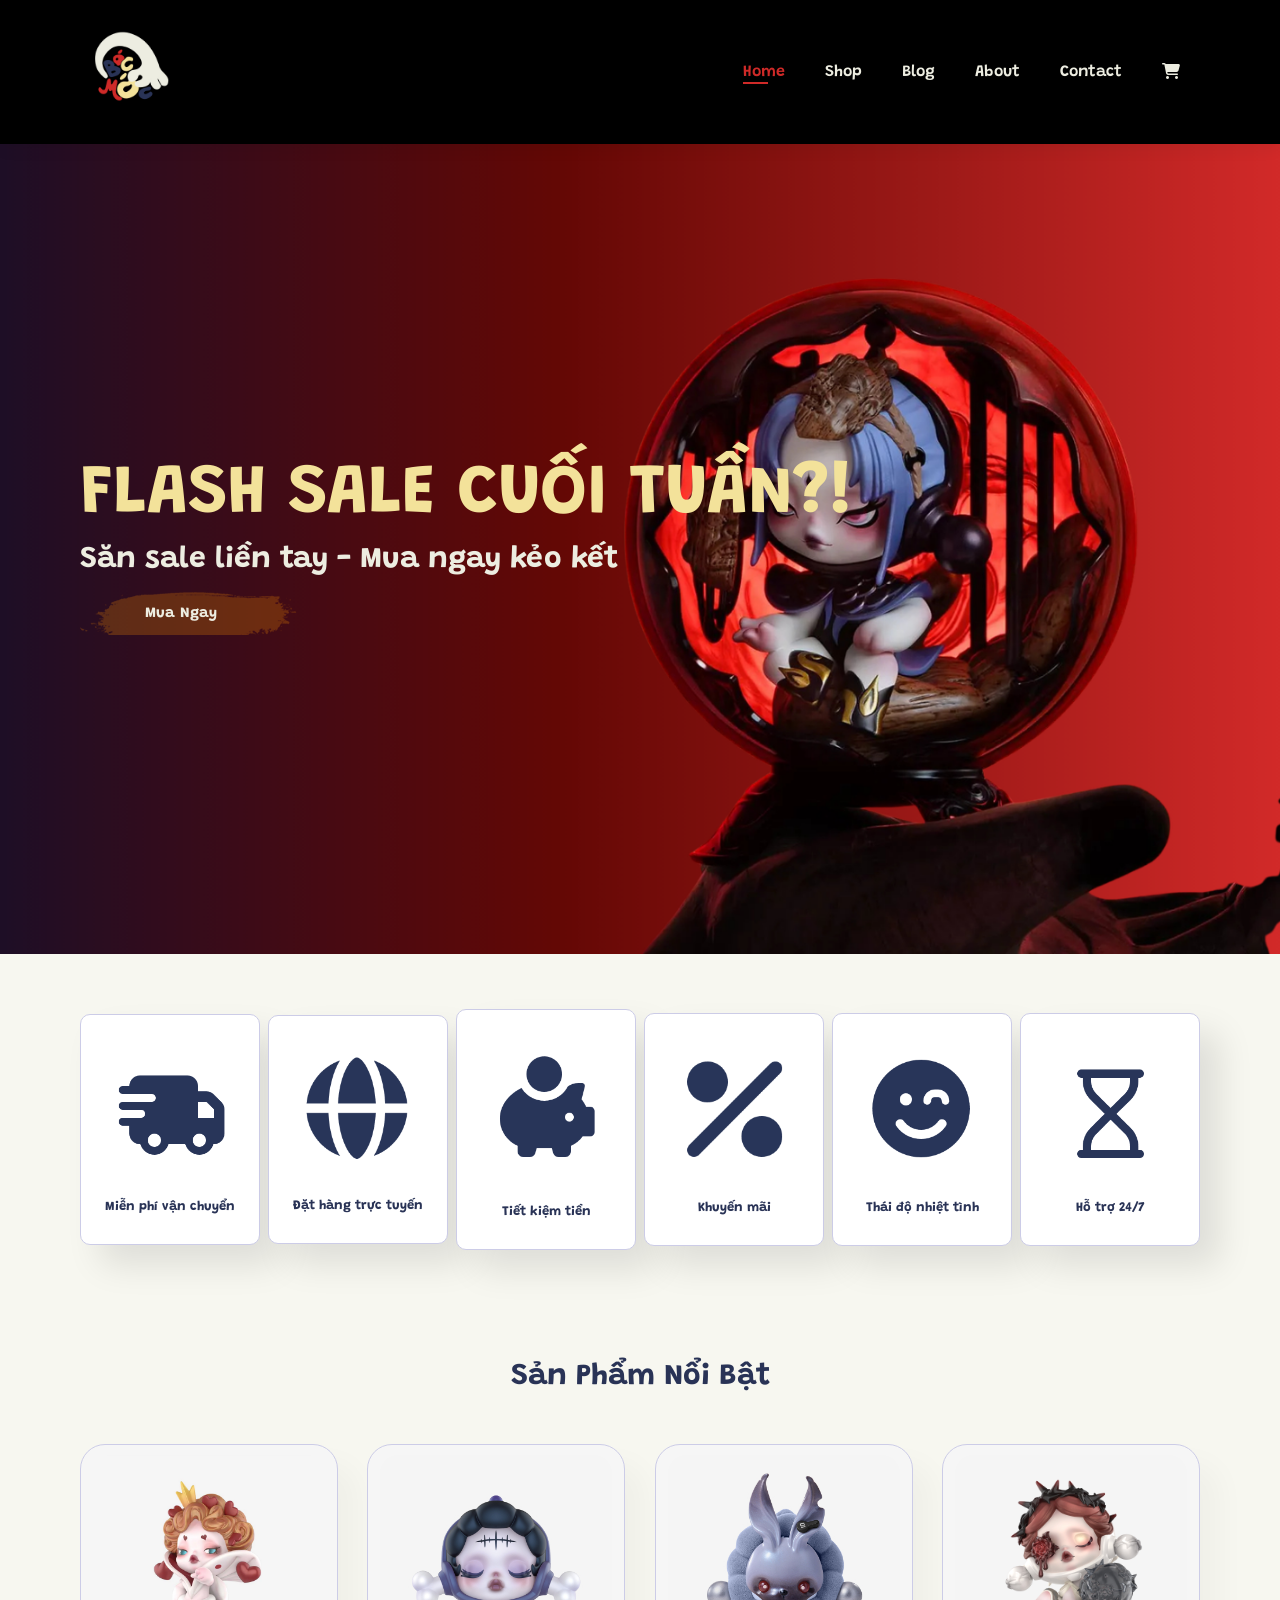
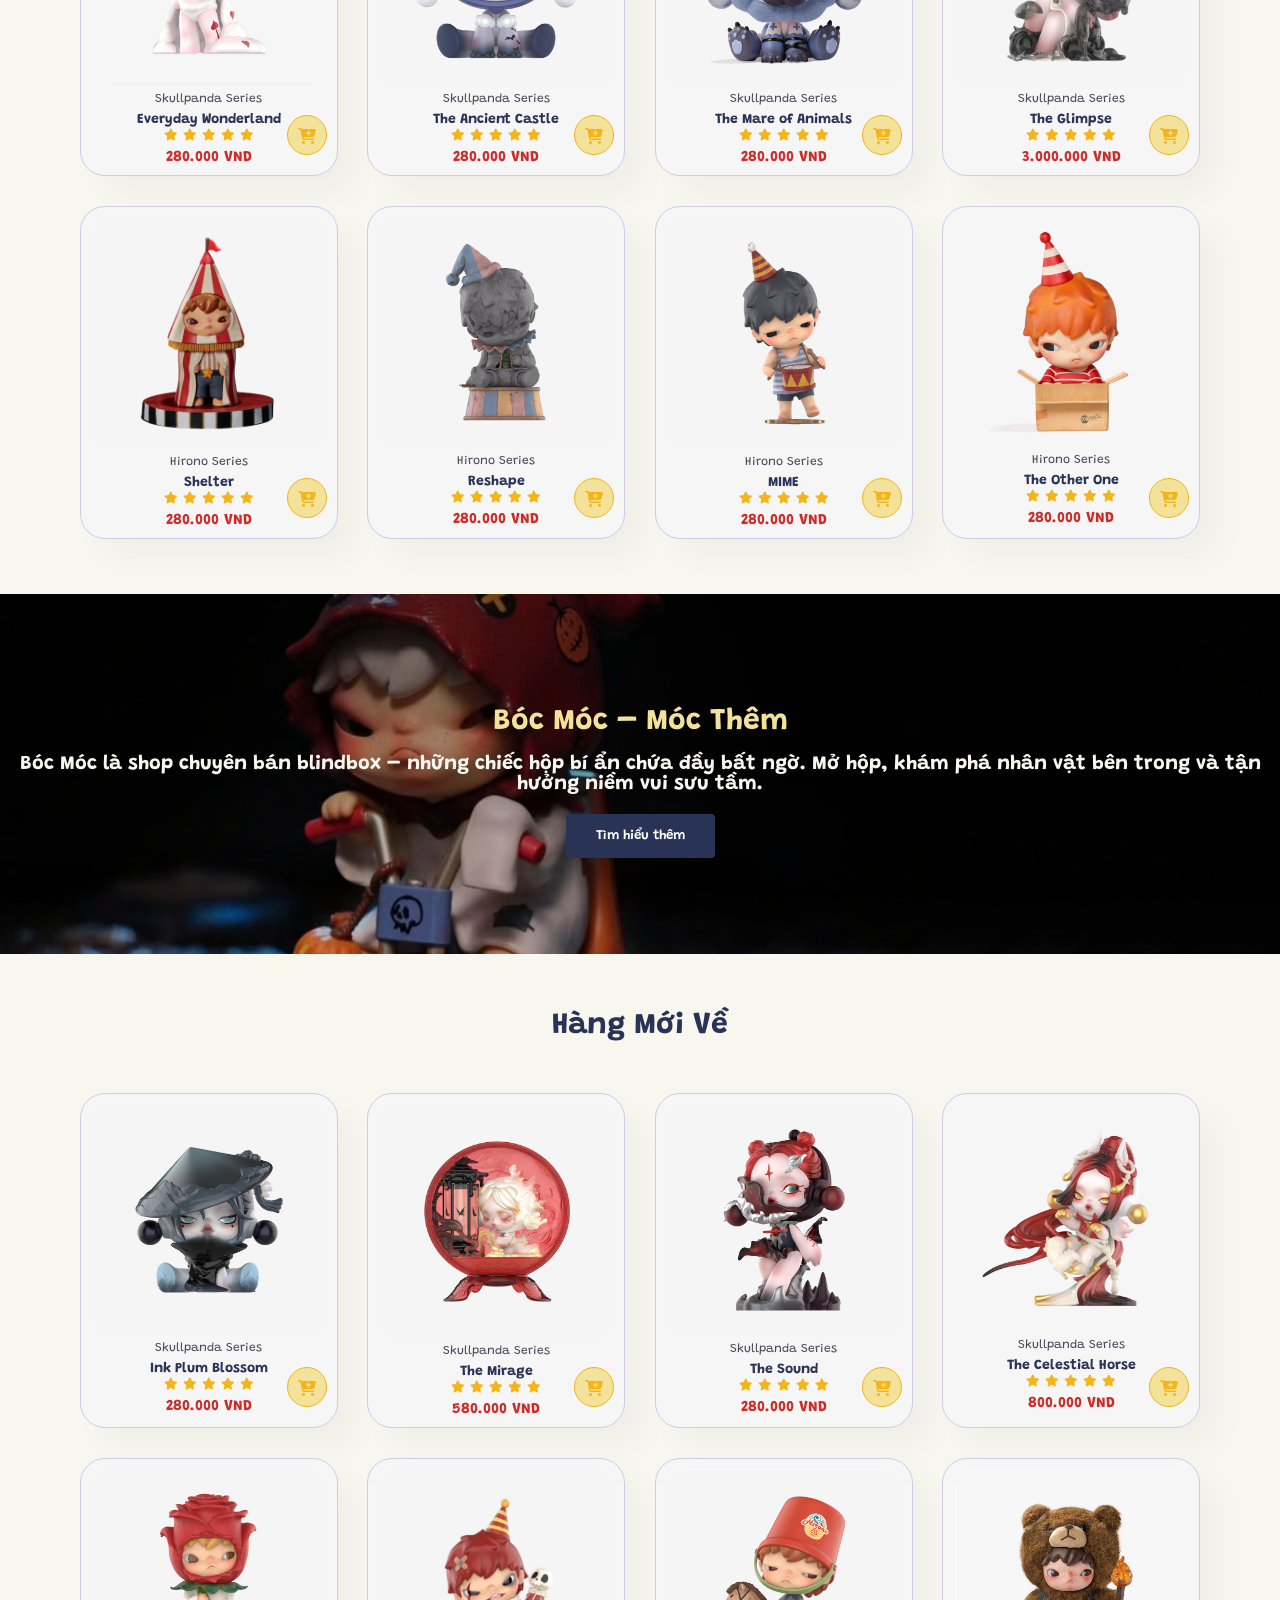
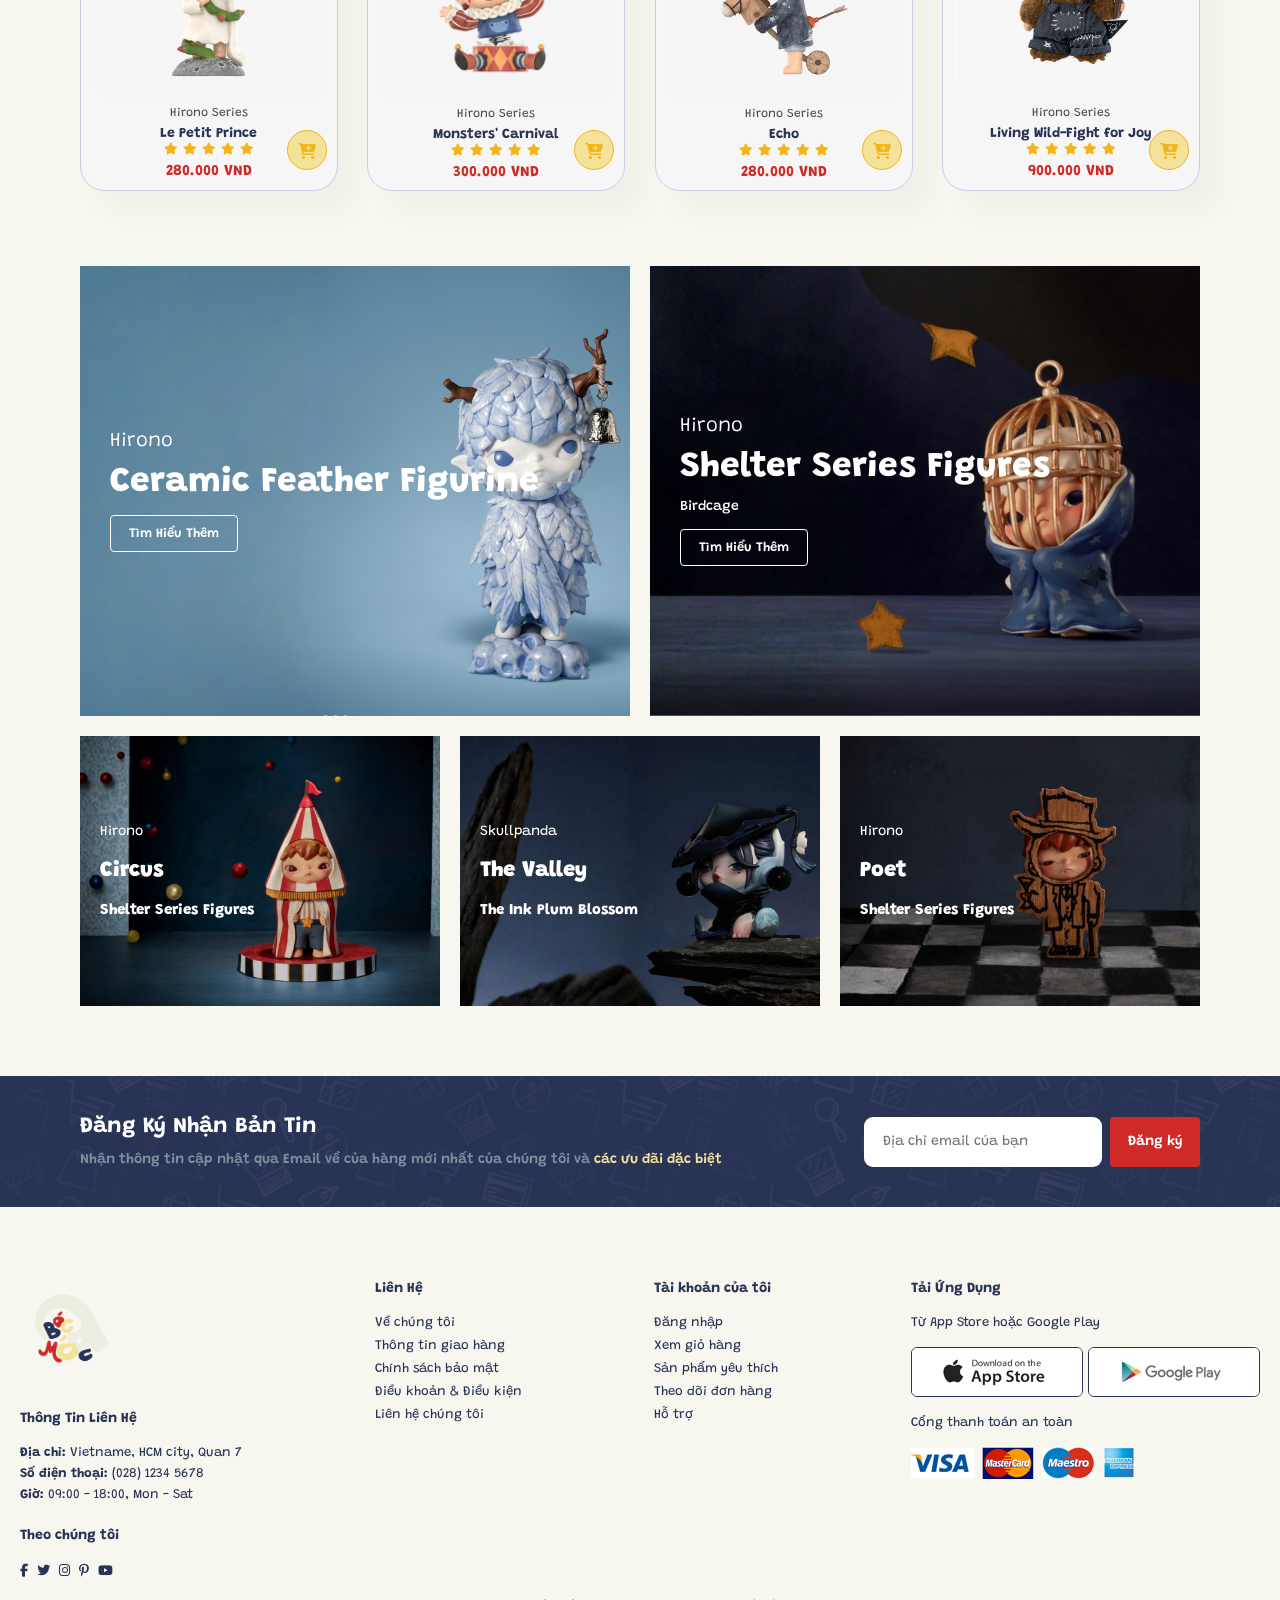
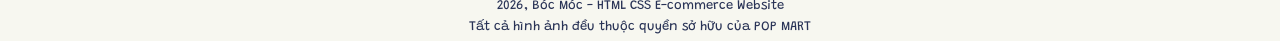
<file: index.html>
<!DOCTYPE html>
<html lang="en">

<head>
    <meta charset="UTF-8">
    <meta http-equiv="X-UA-Compatible" content="IE=edge">
    <meta name="viewport" content="width=device-width, initial-scale=1.0">
    <link rel="stylesheet" href="https://cdnjs.cloudflare.com/ajax/libs/font-awesome/6.2.0/css/all.min.css">
    <link rel="preconnect" href="https://fonts.googleapis.com">
    <link rel="preconnect" href="https://fonts.gstatic.com" crossorigin>
    <link href="https://fonts.googleapis.com/css2?family=Grandstander:ital,wght@0,100..900;1,100..900&display=swap" rel="stylesheet">
    <title>Bóc Móc</title>
    <link rel="stylesheet" href="style.css">
</head>

<body>
    <!-- Header -->
    <section id="header">
        <a href="index.html"><img src="img/logomoi.png" class="logo"> </a>

        <div>
            <ul id="navbar">
                <li><a class="active" href="index.html"> Home</a></li>
                <li><a href="shop.html">Shop</a></li>
                <li><a href="blog.html">Blog</a></li>
                <li><a href="about.html">About</a></li>
                <li><a href="contact.html">Contact</a></li>
                <li id="lg-bag"><a href="cart.html" id="cart-icon"><i class="fa-solid fa-cart-shopping"></i></a></li>
                <a href="#" id="close"><i class="fa-solid fa-xmark"></i></a>
            </ul>
            </div>
            <div id="mobile">
                <a href="cart.html" id="cart-icon-mobile"><i class="fa-solid fa-cart-shopping"></i></a>
                <i id="bar" class="fas fa-outdent"></i>
            </div>
    </section>

    <!-- Home page -->
     <section id="hero">
        <h1>FLASH SALE CUỐI TUẦN?!</h1>
        <h2>Săn sale liền tay - Mua ngay kẻo kết</h2>
        <button onclick="document.getElementById('product1').scrollIntoView({behavior: 'smooth'});">Mua Ngay</button>
     </section>
     <!-- Features -->
    <section id="feature" class="secton-p1">
        <div class="fe-box">
            <img src="img/features/2.1.png">
            <h6>Miễn phí vận chuyển</h6>
        </div>
          <div class="fe-box">
            <img src="img/features/2.2.png">
            <h6>Đặt hàng trực tuyến</h6>
        </div>  <div class="fe-box">
            <img src="img/features/2.3.png">
            <h6>Tiết kiệm tiền</h6>
        </div>  <div class="fe-box">
            <img src="img/features/2.4.png">
            <h6>Khuyến mãi</h6>
        </div>  <div class="fe-box">
            <img src="img/features/2.5.png">
            <h6>Thái độ nhiệt tình</h6>
        </div>  <div class="fe-box">
            <img src="img/features/2.6.png">
            <h6>Hỗ trợ 24/7</h6>
        </div>

    </section>
   <!-- Product -->
    <section id="product1" class="section-p1">
    <h2>Sản Phẩm Nổi Bật</h2>
    <div class="pro-container">
        <div class="pro" data-id="1" data-name="Everyday Wonderland" data-price="280000" data-img="img/products/3.1.png" data-description="Everyday Wonderland
Everyday Wonderland biến những khoảnh khắc đời thường thành một thế giới giàu trí tưởng tượng. Series khai thác sự đối lập giữa “bình thường” và “kỳ diệu”, khi những hoạt động quen thuộc được tái hiện theo cách mộng mơ và có phần siêu thực.
Thiết kế mang màu sắc nhẹ nhàng, bố cục đơn giản nhưng giàu chi tiết, tạo cảm giác gần gũi nhưng không nhàm chán. Đây là một trong những dòng thể hiện rõ tinh thần cốt lõi của Skullpanda: tìm thấy những câu chuyện đặc biệt trong những điều quen thuộc.
">
            <img src="img/products/3.1.png" alt="">
            <div class="des">
                <span>Skullpanda Series</span>
                <h5>Everyday Wonderland</h5>
                    <div class="star">
                        <i class="fas fa-star"></i>
                        <i class="fas fa-star"></i>
                        <i class="fas fa-star"></i>
                        <i class="fas fa-star"></i>
                        <i class="fas fa-star"></i>
                    </div>
                    <h4>280.000 VND</h4>
                </div>
                <a href="#" onclick="addToCart(event, this.closest('.pro'))"><i class="fa-solid fa-cart-plus cart"></i></a>
        </div>

        <div class="pro" data-id="2" data-name="The Ancient Castle" data-price="280000" data-img="img/products/3.2.jpg" data-description="The Ancient Castle
Được xây dựng trên bối cảnh lâu đài cổ, The Ancient Castle là một trong những series mang dấu ấn mạnh nhất về mặt hình ảnh của Skullpanda.
Thiết kế đậm chất gothic với tông màu tối, chi tiết cổ điển và cấu trúc trang phục mang hơi hướng châu Âu trung cổ. Các nhân vật trong series thường gợi liên tưởng đến những câu chuyện cổ tích mang màu sắc huyền bí và có phần u tối.
Đây cũng là dòng sản phẩm từng tạo dấu ấn lớn khi ra mắt, góp phần định hình phong cách nghệ thuật đặc trưng của Skullpanda trên thị trường art toy.
">
            <img src="img/products/3.2.jpg" alt="">
            <div class="des">
                <span>Skullpanda Series</span>
                <h5>The Ancient Castle</h5>
                    <div class="star">
                        <i class="fas fa-star"></i>
                        <i class="fas fa-star"></i>
                        <i class="fas fa-star"></i>
                        <i class="fas fa-star"></i>
                        <i class="fas fa-star"></i>
                    </div>
                    <h4>280.000 VND</h4>
                </div>
                <a href="#" onclick="addToCart(event, this.closest('.pro'))"><i class="fa-solid fa-cart-plus cart"></i></a>
        </div>

        <div class="pro" data-id="3" data-name="The Mare of Animals" data-price="280000" data-img="img/products/3.3.jpg" data-description="The Mare of Animals
The Mare of Animals tập trung khai thác mối liên kết giữa con người và thế giới động vật thông qua lăng kính nghệ thuật.
Mỗi figure là sự kết hợp giữa Skullpanda và các đặc điểm của động vật, tạo nên những hình tượng vừa quen thuộc vừa kỳ lạ. Thiết kế mang tính biểu tượng cao, phản ánh những khía cạnh bản năng, cảm xúc và mối quan hệ giữa con người với tự nhiên.
Series không chỉ nổi bật về hình thức mà còn truyền tải thông điệp về sự hòa hợp và kết nối với môi trường sống.
">
            <img src="img/products/3.3.jpg" alt="">
            <div class="des">
                <span>Skullpanda Series</span>
                <h5>The Mare of Animals</h5>
                    <div class="star">
                        <i class="fas fa-star"></i>
                        <i class="fas fa-star"></i>
                        <i class="fas fa-star"></i>
                        <i class="fas fa-star"></i>
                        <i class="fas fa-star"></i>
                    </div>
                    <h4>280.000 VND</h4>
                </div>
                <a href="#" onclick="addToCart(event, this.closest('.pro'))"><i class="fa-solid fa-cart-plus cart"></i></a>
        </div>

        <div class="pro" data-id="4" data-name="The Glimpse" data-price="3000000" data-img="img/products/3.4.jpg" data-description="The Glimpse 
The Glimpse khai thác những khoảnh khắc thoáng qua trong cảm xúc và ký ức – những điều tưởng như rất nhỏ nhưng lại để lại dấu ấn lâu dài. Series đặt Skullpanda trong các bối cảnh mang tính điện ảnh, nơi mọi chi tiết đều gợi cảm giác “đã từng xảy ra” nhưng không thể nắm giữ trọn vẹn.
Thiết kế sử dụng bảng màu dịu, có xu hướng lạnh và hơi mờ, kết hợp cùng biểu cảm trầm lặng đặc trưng của nhân vật. Tổng thể tạo nên một trải nghiệm thị giác tinh tế, mang tính suy tưởng cao và phù hợp với tinh thần nghệ thuật đương đại của dòng Skullpanda – nơi mỗi figure là một lát cắt cảm xúc riêng biệt.
">
            <img src="img/products/3.4.jpg" alt="">
            <div class="des">
                <span>Skullpanda Series</span>
                <h5>The Glimpse</h5>
                    <div class="star">
                        <i class="fas fa-star"></i>
                        <i class="fas fa-star"></i>
                        <i class="fas fa-star"></i>
                        <i class="fas fa-star"></i>
                        <i class="fas fa-star"></i>
                    </div>
                    <h4>3.000.000 VND</h4>
                </div>
                <a href="#" onclick="addToCart(event, this.closest('.pro'))"><i class="fa-solid fa-cart-plus cart"></i></a>
        </div>

        <div class="pro" data-id="5" data-name="Shelter" data-price="280000" data-img="img/products/3.5.png" data-description="Shelter
Shelter xoay quanh nhu cầu tìm kiếm một nơi an toàn về mặt tinh thần.
Series thể hiện Hirono trong những không gian nhỏ, kín hoặc được bao bọc, tượng trưng cho sự bảo vệ và mong muốn được che chở. Chủ đề này phản ánh rất rõ khía cạnh nội tâm của nhân vật – sự mong manh và nhu cầu thuộc về một nơi nào đó. 
Thiết kế sử dụng hình khối đơn giản nhưng giàu tính biểu tượng, tạo cảm giác ấm áp nhưng không kém phần cô đơn.
">
            <img src="img/products/3.5.png" alt="">
            <div class="des">
                <span>Hirono Series</span>
                <h5>Shelter</h5>
                    <div class="star">
                        <i class="fas fa-star"></i>
                        <i class="fas fa-star"></i>
                        <i class="fas fa-star"></i>
                        <i class="fas fa-star"></i>
                        <i class="fas fa-star"></i>
                    </div>
                    <h4>280.000 VND</h4>
                </div>
                <a href="#" onclick="addToCart(event, this.closest('.pro'))"><i class="fa-solid fa-cart-plus cart"></i></a>
        </div>

        <div class="pro" data-id="6" data-name="Reshape" data-price="280000" data-img="img/products/3.6.png" data-description="Reshape
Reshape là hành trình tái định hình bản thân – nơi mỗi thay đổi đều đi kèm với mất mát và trưởng thành.
Thiết kế thể hiện rõ điều này thông qua các chi tiết như cơ thể bị khâu lại, biến dạng hoặc tái cấu trúc. Mỗi figure đại diện cho một trạng thái trong quá trình phát triển, từ tổn thương đến hồi phục.
Series sử dụng hình ảnh như một phép ẩn dụ cho việc con người liên tục thay đổi để thích nghi và hoàn thiện chính mình.
">
            <img src="img/products/3.6.png" alt="">
            <div class="des">
                <span>Hirono Series</span>
                <h5>Reshape</h5>
                    <div class="star">
                        <i class="fas fa-star"></i>
                        <i class="fas fa-star"></i>
                        <i class="fas fa-star"></i>
                        <i class="fas fa-star"></i>
                        <i class="fas fa-star"></i>
                    </div>
                    <h4>280.000 VND</h4>
                </div>
                <a href="#" onclick="addToCart(event, this.closest('.pro'))"><i class="fa-solid fa-cart-plus cart"></i></a>
        </div>

        <div class="pro" data-id="7" data-name="MIME" data-price="280000" data-img="img/products/3.7.jpg" data-description="Mime
Lấy cảm hứng từ nghệ thuật kịch câm, Mime tập trung vào việc truyền tải cảm xúc mà không cần biểu đạt trực tiếp.
Nhân vật trong series thường có biểu cảm tối giản, nhưng lại được đặt trong những tình huống giàu ẩn ý, buộc người xem phải tự diễn giải câu chuyện. Đây là một dòng mang tính nghệ thuật cao, nhấn mạnh vào sự im lặng và những cảm xúc khó gọi tên.
">
            <img src="img/products/3.7.jpg" alt="">
            <div class="des">
                <span>Hirono Series</span>
                <h5>MIME</h5>
                    <div class="star">
                        <i class="fas fa-star"></i>
                        <i class="fas fa-star"></i>
                        <i class="fas fa-star"></i>
                        <i class="fas fa-star"></i>
                        <i class="fas fa-star"></i>
                    </div>
                    <h4>280.000 VND</h4>
                </div>
                <a href="#" onclick="addToCart(event, this.closest('.pro'))"><i class="fa-solid fa-cart-plus cart"></i></a>
        </div>

        <div class="pro" data-id="8" data-name="The Other One" data-price="280000" data-img="img/products/3.8.png" data-description="The Other One
The Other One khai thác khái niệm “bản ngã thứ hai” – phần con người mà chúng ta không thường thể hiện ra bên ngoài.
Thiết kế thể hiện sự đối lập thông qua hình dáng, biểu cảm hoặc cấu trúc nhân vật, tạo nên cảm giác phân tách giữa hai trạng thái tồn tại. Series mang tính tâm lý rõ rệt, phản ánh sự phức tạp trong nhận thức và bản sắc cá nhân.
">
            <img src="img/products/3.8.png" alt="">
            <div class="des">
                <span>Hirono Series</span>
                <h5>The Other One</h5>
                    <div class="star">
                        <i class="fas fa-star"></i>
                        <i class="fas fa-star"></i>
                        <i class="fas fa-star"></i>
                        <i class="fas fa-star"></i>
                        <i class="fas fa-star"></i>
                    </div>
                    <h4>280.000 VND</h4>
                </div>
                <a href="#" onclick="addToCart(event, this.closest('.pro'))"><i class="fa-solid fa-cart-plus cart"></i></a>
        </div>

    </div>
    </section>
    <!-- Banner small-->
     <section id="about" class="section-m1">
        <h2>Bóc Móc – Móc Thêm</h2>
        <h4>Bóc Móc là shop chuyên bán blindbox – những chiếc hộp bí ẩn chứa đầy bất ngờ. Mở hộp, khám phá nhân vật bên trong và tận hưởng niềm vui sưu tầm.</h4>
        <button onclick="window.location.href='about.html'">Tìm hiểu thêm</button>
     </section>

     <!-- New Product -->
    <section id="product1" class="section-p1">
    <h2>Hàng Mới Về</h2>
    <div class="pro-container">
        <div class="pro" data-id="9" data-name="Ink Plum Blossom" data-price="280000" data-img="img/products/5.1.png" data-description="The Ink Plum
Lấy cảm hứng từ nghệ thuật phương Đông, đặc biệt là tranh thủy mặc và hình ảnh hoa mai, Ink Plum Blossom mang đến một hướng tiếp cận nhẹ nhàng và tinh tế hơn cho Skullpanda.
Thiết kế tập trung vào đường nét mềm mại, bảng màu tối giản và bố cục giàu tính cân bằng. Sự kết hợp giữa yếu tố truyền thống và tạo hình hiện đại giúp series vừa mang giá trị thẩm mỹ cao vừa thể hiện chiều sâu văn hóa.
Đây là một trong những dòng thể hiện rõ khả năng kết hợp nghệ thuật cổ điển với thiết kế đương đại của Skullpanda.
">
            <img src="img/products/5.1.png" alt="">
            <div class="des">
                <span>Skullpanda Series</span>
                <h5>Ink Plum Blossom</h5>
                    <div class="star">
                        <i class="fas fa-star"></i>
                        <i class="fas fa-star"></i>
                        <i class="fas fa-star"></i>
                        <i class="fas fa-star"></i>
                        <i class="fas fa-star"></i>
                    </div>
                    <h4>280.000 VND</h4>
                </div>
                <a href="#" onclick="addToCart(event, this.closest('.pro'))"><i class="fa-solid fa-cart-plus cart"></i></a>
        </div>

        <div class="pro" data-id="10" data-name="The Mirage" data-price="580000" data-img="img/products/5.2.png" data-description="The Mirage
The Mirage xoay quanh khái niệm “ảo ảnh” – nơi ranh giới giữa thực và không thực trở nên mờ nhạt.
Thiết kế sử dụng hiệu ứng chuyển màu, ánh sáng và chất liệu tạo cảm giác không ổn định, như thể nhân vật đang tồn tại trong một không gian biến đổi liên tục. Điều này tạo nên trải nghiệm thị giác độc đáo và mang tính trừu tượng cao.
Ý tưởng của series hướng đến việc khám phá nhận thức – cách con người nhìn nhận và diễn giải thế giới xung quanh, đôi khi không hoàn toàn chính xác.
">
            <img src="img/products/5.2.png" alt="">
            <div class="des">
                <span>Skullpanda Series</span>
                <h5>The Mirage</h5>
                    <div class="star">
                        <i class="fas fa-star"></i>
                        <i class="fas fa-star"></i>
                        <i class="fas fa-star"></i>
                        <i class="fas fa-star"></i>
                        <i class="fas fa-star"></i>
                    </div>
                    <h4>580.000 VND</h4>
                </div>
                <a href="#" onclick="addToCart(event, this.closest('.pro'))"><i class="fa-solid fa-cart-plus cart"></i></a>
        </div>

        <div class="pro" data-id="11" data-name="The Sound" data-price="280000" data-img="img/products/5.3.jpg" data-description="The Sound
The Sound là một trong những series mang tính khái niệm rõ rệt, khi âm thanh được chuyển hóa thành hình ảnh.
Skullpanda được xây dựng như một “người du hành”, liên tục trải nghiệm các không gian và vai trò khác nhau, từ đó thể hiện những trạng thái cảm xúc đa dạng. 
Thiết kế mang hơi hướng hiện đại với các chi tiết liên quan đến âm nhạc, nhịp điệu và chuyển động. Mỗi figure có thể được hiểu như một “giai điệu” riêng, tạo nên tổng thể một bộ sưu tập giàu tính biểu đạt.
">
            <img src="img/products/5.3.jpg" alt="">
            <div class="des">
                <span>Skullpanda Series</span>
                <h5>The Sound</h5>
                    <div class="star">
                        <i class="fas fa-star"></i>
                        <i class="fas fa-star"></i>
                        <i class="fas fa-star"></i>
                        <i class="fas fa-star"></i>
                        <i class="fas fa-star"></i>
                    </div>
                    <h4>280.000 VND</h4>
                </div>
                <a href="#" onclick="addToCart(event, this.closest('.pro'))"><i class="fa-solid fa-cart-plus cart"></i></a>
        </div>

        <div class="pro" data-id="12" data-name="The Celestial Horse" data-price="800000" data-img="img/products/5.4.png" data-description="The Celestial Horse
Lấy cảm hứng từ hình tượng thiên mã trong thần thoại, The Celestial Horse mang đến một phiên bản Skullpanda giàu tính fantasy và siêu thực.
Thiết kế tập trung vào các chi tiết mang tính biểu tượng như sừng, cánh, hiệu ứng ánh sáng và các yếu tố chuyển động, tạo cảm giác nhân vật không thuộc về thế giới thực. Tỉ lệ và form dáng được xử lý thanh thoát hơn, kết hợp cùng màu sắc huyền ảo giúp series trở nên nổi bật về mặt trưng bày.
Ý tưởng của dòng này xoay quanh khái niệm tự do, vượt thoát và khám phá những không gian vượt ngoài giới hạn thông thường. 
">
            <img src="img/products/5.4.png" alt="">
            <div class="des">
                <span>Skullpanda Series</span>
                <h5>The Celestial Horse</h5>
                    <div class="star">
                        <i class="fas fa-star"></i>
                        <i class="fas fa-star"></i>
                        <i class="fas fa-star"></i>
                        <i class="fas fa-star"></i>
                        <i class="fas fa-star"></i>
                    </div>
                    <h4>800.000 VND</h4>
                </div>
                <a href="#" onclick="addToCart(event, this.closest('.pro'))"><i class="fa-solid fa-cart-plus cart"></i></a>
        </div>

        <div class="pro" data-id="13" data-name="Le Petit Prince" data-price="280000" data-img="img/products/5.5.png" data-description="Le Petit Prince
Là sự kết hợp giữa Hirono và tác phẩm văn học kinh điển Le Petit Prince, series mang đậm tính thơ và triết lý.
Thiết kế tái hiện các hình tượng quen thuộc như hoàng tử bé, bông hồng hay cáo, nhưng được thể hiện dưới góc nhìn trầm lặng và nội tâm hơn.
Ý tưởng của dòng này tập trung vào các giá trị như tình yêu, sự cô đơn và hành trình trưởng thành – được thể hiện thông qua ngôn ngữ tạo hình nhẹ nhàng, tinh tế.
">
            <img src="img/products/5.5.png" alt="">
            <div class="des">
                <span>Hirono Series</span>
                <h5>Le Petit Prince</h5>
                    <div class="star">
                        <i class="fas fa-star"></i>
                        <i class="fas fa-star"></i>
                        <i class="fas fa-star"></i>
                        <i class="fas fa-star"></i>
                        <i class="fas fa-star"></i>
                    </div>
                    <h4>280.000 VND</h4>
                </div>
                <a href="#" onclick="addToCart(event, this.closest('.pro'))"><i class="fa-solid fa-cart-plus cart"></i></a>
        </div>

        <div class="pro" data-id="14" data-name="Monsters' Carnival" data-price="300000" data-img="img/products/5.6.png" data-description="Monsters’ Carnival
Monster Carnival là một “lễ hội” nơi những hình tượng kỳ lạ và có phần dị biệt trở thành trung tâm.
Thiết kế mang màu sắc fantasy, với các nhân vật có ngoại hình giống quái vật nhưng lại thể hiện cảm xúc rất con người. Sự đối lập này tạo nên nét đặc trưng cho series: vừa kỳ quái, vừa gần gũi.
Ý tưởng chính của dòng là khám phá những phần “khác biệt” trong mỗi cá nhân – những điều thường bị che giấu nhưng lại là một phần không thể thiếu của bản thân.
">
            <img src="img/products/5.6.png" alt="">
            <div class="des">
                <span>Hirono Series</span>
                <h5>Monsters' Carnival</h5>
                    <div class="star">
                        <i class="fas fa-star"></i>
                        <i class="fas fa-star"></i>
                        <i class="fas fa-star"></i>
                        <i class="fas fa-star"></i>
                        <i class="fas fa-star"></i>
                    </div>
                    <h4>300.000 VND</h4>
                </div>
                <a href="#" onclick="addToCart(event, this.closest('.pro'))"><i class="fa-solid fa-cart-plus cart"></i></a>
        </div>

        <div class="pro" data-id="15" data-name="Echo" data-price="280000" data-img="img/products/5.7.png" data-description="Echo
Echo khai thác chủ đề ký ức, sự phản chiếu và hành trình tìm lại chính mình.
Nhân vật Hirono thường xuất hiện trong trạng thái tĩnh lặng, được bao quanh bởi các yếu tố mang tính biểu tượng như không gian trống, vật thể lặp lại hoặc cấu trúc bảo vệ. Series thể hiện cách con người kết nối lại với những phần ký ức đã bị lãng quên.
Thiết kế mang tính tối giản nhưng giàu chiều sâu, nhấn mạnh vào cảm xúc hơn là chi tiết phức tạp.
">
            <img src="img/products/5.7.png" alt="">
            <div class="des">
                <span>Hirono Series</span>
                <h5>Echo</h5>
                    <div class="star">
                        <i class="fas fa-star"></i>
                        <i class="fas fa-star"></i>
                        <i class="fas fa-star"></i>
                        <i class="fas fa-star"></i>
                        <i class="fas fa-star"></i>
                    </div>
                    <h4>280.000 VND</h4>
                </div>
                <a href="#" onclick="addToCart(event, this.closest('.pro'))"><i class="fa-solid fa-cart-plus cart"></i></a>
        </div>

        <div class="pro" data-id="16" data-name="Living Wild-Fight for Joy" data-price="900000" data-img="img/products/5.8.png" data-description="Living Wild-fight for Joy
Living Wild: Fight For Joy đánh dấu một bước chuyển trong hình tượng Hirono – từ tĩnh lặng sang chủ động và giàu năng lượng hơn.
Nhân vật được đặt trong bối cảnh thiên nhiên hoặc mang đặc điểm của động vật, tượng trưng cho bản năng và sự tự do.
Concept “Fight For Joy” thể hiện tinh thần theo đuổi niềm vui và ý nghĩa sống, ngay cả khi phải đối mặt với những khó khăn. Thiết kế có xu hướng mềm mại hơn, đôi khi kết hợp chất liệu tạo cảm giác gần gũi và sống động.
">
            <img src="img/products/5.8.png" alt="">
            <div class="des">
                <span>Hirono Series</span>
                <h5>Living Wild-Fight for Joy</h5>
                    <div class="star">
                        <i class="fas fa-star"></i>
                        <i class="fas fa-star"></i>
                        <i class="fas fa-star"></i>
                        <i class="fas fa-star"></i>
                        <i class="fas fa-star"></i>
                    </div>
                    <h4>900.000 VND</h4>
                </div>
                <a href="#" onclick="addToCart(event, this.closest('.pro'))"><i class="fa-solid fa-cart-plus cart"></i></a>
        </div>

    </div>
    </section>
    <!-- Small 2 Banner -->
     <section id="collections" class="section-p1">
        <div class="banner-box" onclick="window.location.href='blog.html'" style="cursor: pointer;">
            <h4>Hirono</h4>
            <h2>Ceramic Feather Figurine</h2>
            <button class="white" onclick="window.location.href='blog.html'; event.stopPropagation();" data-name="Ceramic Feather Figurine" data-short-desc="Hirono" data-long-desc="Mô hình gốm Ceramic Feather Figurine từ series Hirono. Thiết kế tinh tế với chi tiết lông vũ, tượng trưng cho sự nhẹ nhàng và nghệ thuật. Lý tưởng cho người sưu tầm các tác phẩm gốm mini.">Tìm Hiểu Thêm</button>
        </div>
        <div class="banner-box banner-box2" onclick="window.location.href='blog.html'" style="cursor: pointer;">
            <h4>Hirono</h4>
            <h2>Shelter Series Figures </h2>
            <span>Birdcage</span>
            <button class="white" onclick="window.location.href='blog.html'; event.stopPropagation();" data-name="Shelter Series Figures - Birdcage" data-short-desc="Hirono" data-long-desc="Mô hình Shelter Series Figures với chủ đề Birdcage từ Hirono. Kể về câu chuyện của những chú chim trong lồng, với thiết kế phức tạp và ý nghĩa sâu sắc. Phù hợp cho những ai yêu thích nghệ thuật kể chuyện qua mô hình.">Tìm Hiểu Thêm</button>
        </div>
        
     </section>

     <!-- Small 3 banner -->
      <section id="more-collections">
        <div class="banner-box" onclick="window.location.href='blog.html'" style="cursor: pointer;">
            <span>Hirono</span>
            <h2>Circus</h2>
            <h3>Shelter Series Figures</h3>    
        </div>
        <div class="banner-box banner-box2" onclick="window.location.href='blog.html'" style="cursor: pointer;">
            <span>Skullpanda</span>
            <h2>The Valley</h2>
            <h3>The Ink Plum Blossom</h3>    
        </div>
        <div class="banner-box banner-box3" onclick="window.location.href='blog.html'" style="cursor: pointer;">
            <span>Hirono</span>
            <h2>Poet</h2>
            <h3>Shelter Series Figures</h3>    
        </div>
      </section>

      <!-- Newsletter -->
       <section id="newsletter" class="section-p1 section-m1">
        <div class="newstext">
            <h4>Đăng Ký Nhận Bản Tin</h4>
            <p>Nhận thông tin cập nhật qua Email về của hàng mới nhất của chúng tôi và <span>các ưu đãi đặc biệt</span></p>
        </div>
        <div class="form">
            <input type="email" placeholder="Địa chỉ email của bạn">
            <button class="normal">Đăng ký</button>
        </div>
       </section>

       <!-- Footer -->
        <footer id="footer">
            <div class="col">
                <img class="logo" src="img/logomoi.png">
                <h4>Thông Tin Liên Hệ</h4>
                <p><strong>Địa chỉ:</strong> Vietname, HCM city, Quan 7</p>
                <p><strong>Số điện thoại:</strong> (028) 1234 5678</p>
                <p><strong>Giờ:</strong> 09:00 - 18:00, Mon - Sat</p>
                <div class="follow">
                    <h4>Theo chúng tôi</h4>
                    <div class="icon">
                        <a href="https://facebook.com"><i class="fab fa-facebook-f"></i></a>
                        <a href="https://twitter.com"><i class="fab fa-twitter"></i></a>
                        <a href="https://instagram.com"><i class="fab fa-instagram"></i></a>
                        <a href="https://pinterest.com"><i class="fab fa-pinterest-p"></i></a>
                        <a href="https://youtube.com"><i class="fab fa-youtube"></i></a>
                    </div>
                </div>
            </div>

            <div class="col">
                <h4>Liên Hệ</h4>
                <a href="about.html">Về chúng tôi</a>
                <a href="contact.html">Thông tin giao hàng</a>
                <a href="contact.html">Chính sách bảo mật</a>
                <a href="contact.html">Điều khoản & Điều kiện</a>
                <a href="contact.html">Liên hệ chúng tôi</a>
            </div>
            <div class="col">
                <h4>Tài khoản của tôi</h4>
                <a href="index.html">Đăng nhập</a>
                <a href="cart.html">Xem giỏ hàng</a>
                <a href="shop.html">Sản phẩm yêu thích</a>
                <a href="contact.html">Theo dõi đơn hàng</a>
                <a href="contact.html">Hỗ trợ</a>
            </div>
            <div class="col install">
                <h4>Tải Ứng Dụng</h4>
                <p>Từ App Store hoặc Google Play</p>
                <div class="row">
                    <img src="img/pay/app.jpg" onclick="window.location.href='https://apps.apple.com/vn/app/pop-mart/id1594346256'">
                    <img src="img/pay/play.jpg" onclick="window.location.href='https://play.google.com/store/apps/details?id=com.popmart.global&hl=vi&pli=1'">
                </div>
                <p>Cổng thanh toán an toàn</p>
                <img src="img/pay/pay.png" onclick="window.location.href='checkout.html'">
            </div>


            <div class="copyright">
                <p>2026, Bóc Móc - HTML CSS E-commerce Website</p>
                <p>Tất cả hình ảnh đều thuộc quyền sở hữu của POP MART</p>
            </div>
        </footer>
        <script src="script.js"></script>
</body>

</html>
</file>
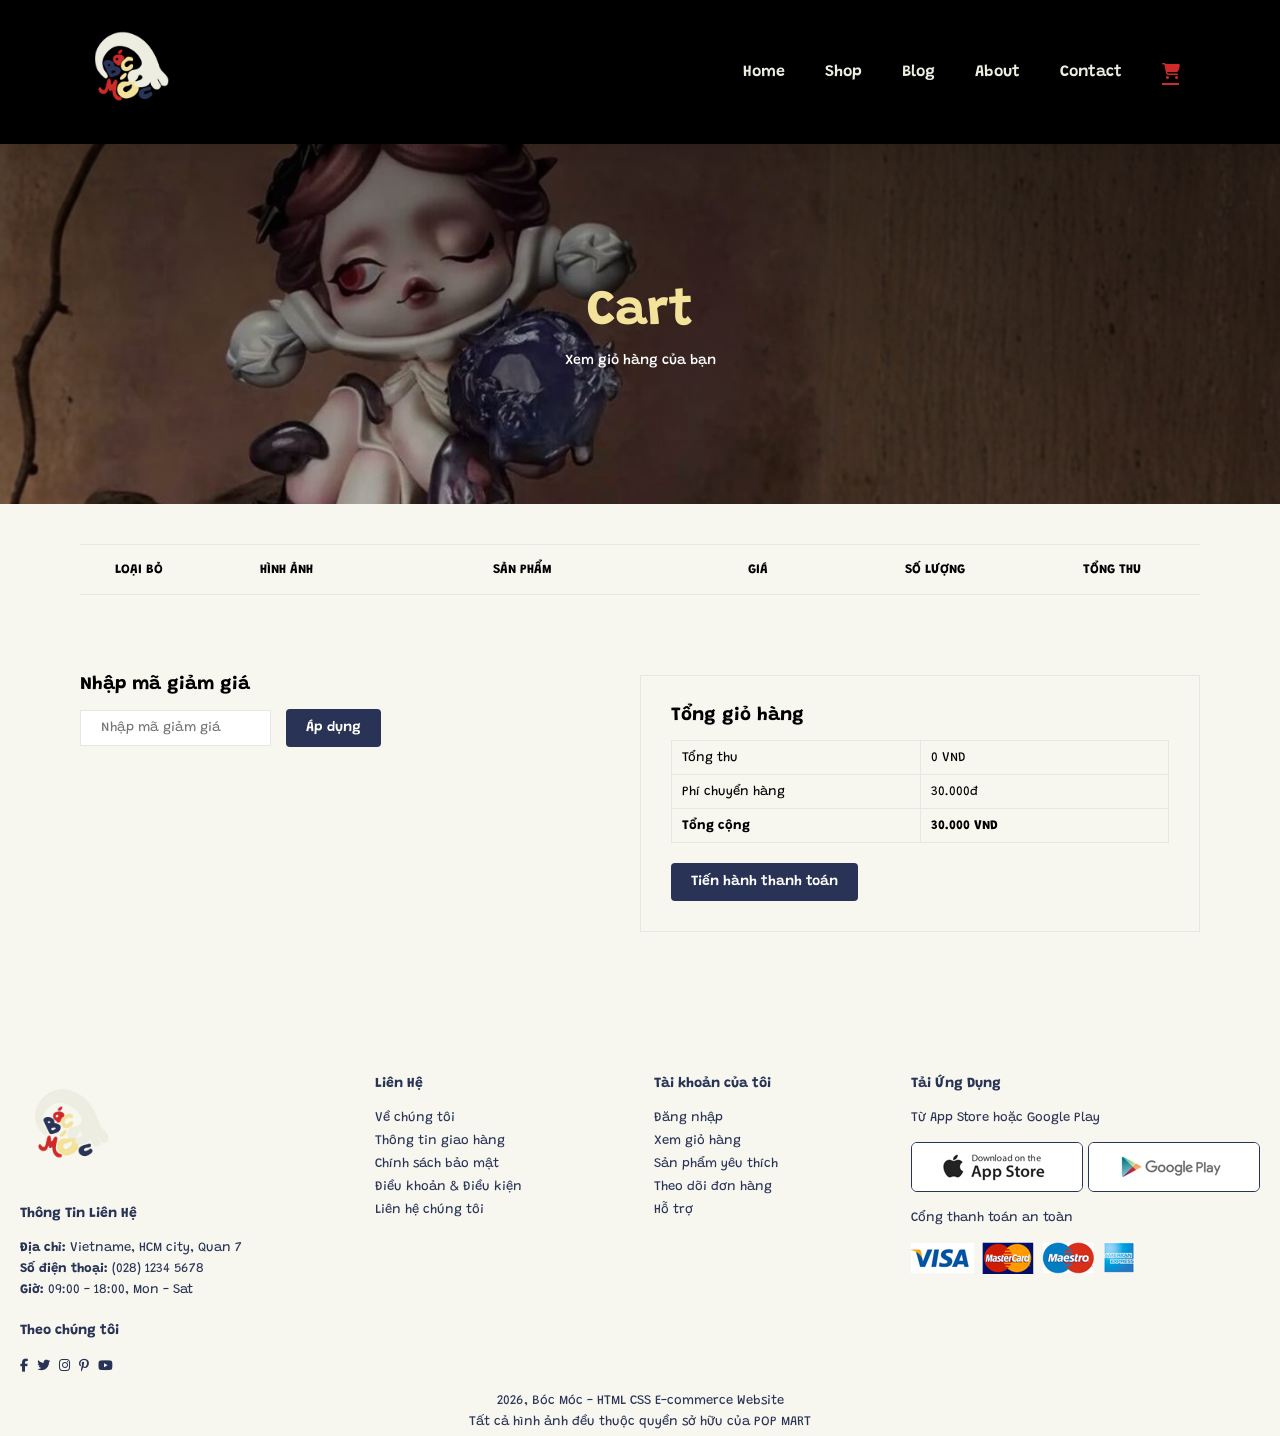
<file: cart.html>
<!DOCTYPE html>
<html lang="en">

<head>
    <meta charset="UTF-8">
    <meta http-equiv="X-UA-Compatible" content="IE=edge">
    <meta name="viewport" content="width=device-width, initial-scale=1.0">
    <link rel="stylesheet" href="https://cdnjs.cloudflare.com/ajax/libs/font-awesome/6.2.0/css/all.min.css">
    <link rel="preconnect" href="https://fonts.googleapis.com">
    <link rel="preconnect" href="https://fonts.gstatic.com" crossorigin>
    <link href="https://fonts.googleapis.com/css2?family=Grandstander:ital,wght@0,100..900;1,100..900&display=swap" rel="stylesheet">
    <title>Bóc Móc</title>
    <link rel="stylesheet" href="style.css">
</head>

<body>
    <!-- Header -->
    <section id="header">
        <a href="index.html"><img src="img/logomoi.png" class="logo"> </a>

        <div>
            <ul id="navbar">
                <li><a href="index.html"> Home</a></li>
                <li><a href="shop.html">Shop</a></li>
                <li><a href="blog.html">Blog</a></li>
                <li><a href="about.html">About</a></li>
                <li><a href="contact.html">Contact</a></li>
                <li id="lg-bag"><a class="active" href="cart.html" id="cart-icon"><i class="fa-solid fa-cart-shopping"></i></a></li>
                <a href="#" id="close"><i class="fa-solid fa-xmark"></i></a>
            </ul>
            </div>
            <div id="mobile">
                <a href="cart.html" id="cart-icon-mobile"><i class="fa-solid fa-cart-shopping"></i></a>
                <i id="bar" class="fas fa-outdent"></i>
            </div>
    </section>

    <!-- Home page -->
     <section id="page-header" class="cart-header">
        <h2>Cart</h2>
        <p>Xem giỏ hàng của bạn</p>
     </section>

    <!-- Cart Page -->
    <section id="cart" class="section-p1">
        <table width="100%">
            <thead>
                <tr>
                    <td>Loại bỏ</td>
                    <td>Hình ảnh</td>
                    <td>Sản phẩm</td>
                    <td>Giá</td>
                    <td>Số lượng</td>
                    <td>Tổng thu</td>
                </tr>
            </thead>
            <tbody id="cart-body">
                <!-- Cart items will be populated here -->
            </tbody>
                </table>
    </section>

    <!-- Cart Add -->
    <section id="cart-add" class="section-p1">
        <div id="coupon">
            <h3>Nhập mã giảm giá</h3>
            <div>
                <input type="text" id="cart-coupon-code" placeholder="Nhập mã giảm giá">
                <button class="normal" id="cart-apply-coupon">Áp dụng</button>
            </div>
            <div id="cart-coupon-message"></div>
        </div>
        <div id="subtotal"> 
            <h3>Tổng giỏ hàng</h3>
            <table>
                <tbody>
                    <tr>
                    <td>Tổng thu</td>
                    <td id="total-price"></td>
                </tr>
                <tr>
                    <td>Phí chuyển hàng</td>
                    <td>30.000đ</td>
                </tr>
                <tr>
                    <td><strong>Tổng cộng</strong></td>
                    <td><strong id="grand-total"></strong></td>
                </tr>
                </tbody>
                </table>
            <button class="normal" onclick="window.location.href='checkout.html'">Tiến hành thanh toán</button>
        </div>
    </section>
       <!-- Footer -->
        <footer id="footer">
            <div class="col">
                <img class="logo" src="img/logomoi.png">
                <h4>Thông Tin Liên Hệ</h4>
                <p><strong>Địa chỉ:</strong> Vietname, HCM city, Quan 7</p>
                <p><strong>Số điện thoại:</strong> (028) 1234 5678</p>
                <p><strong>Giờ:</strong> 09:00 - 18:00, Mon - Sat</p>
                <div class="follow">
                    <h4>Theo chúng tôi</h4>
                    <div class="icon">
                        <a href="https://facebook.com"><i class="fab fa-facebook-f"></i></a>
                        <a href="https://twitter.com"><i class="fab fa-twitter"></i></a>
                        <a href="https://instagram.com"><i class="fab fa-instagram"></i></a>
                        <a href="https://pinterest.com"><i class="fab fa-pinterest-p"></i></a>
                        <a href="https://youtube.com"><i class="fab fa-youtube"></i></a>
                    </div>
                </div>
            </div>

            <div class="col">
                <h4>Liên Hệ</h4>
                <a href="about.html">Về chúng tôi</a>
                <a href="contact.html">Thông tin giao hàng</a>
                <a href="contact.html">Chính sách bảo mật</a>
                <a href="contact.html">Điều khoản & Điều kiện</a>
                <a href="contact.html">Liên hệ chúng tôi</a>
            </div>
            <div class="col">
                <h4>Tài khoản của tôi</h4>
                <a href="index.html">Đăng nhập</a>
                <a href="cart.html">Xem giỏ hàng</a>
                <a href="shop.html">Sản phẩm yêu thích</a>
                <a href="contact.html">Theo dõi đơn hàng</a>
                <a href="contact.html">Hỗ trợ</a>
            </div>
            <div class="col install">
                <h4>Tải Ứng Dụng</h4>
                <p>Từ App Store hoặc Google Play</p>
                <div class="row">
                    <img src="img/pay/app.jpg" onclick="window.location.href='https://apps.apple.com/vn/app/pop-mart/id1594346256'">
                    <img src="img/pay/play.jpg" onclick="window.location.href='https://play.google.com/store/apps/details?id=com.popmart.global&hl=vi&pli=1'">
                </div>
                <p>Cổng thanh toán an toàn</p>
                <img src="img/pay/pay.png" onclick="window.location.href='checkout.html'">
            </div>


            <div class="copyright">
                <p>2026, Bóc Móc - HTML CSS E-commerce Website</p>
                <p>Tất cả hình ảnh đều thuộc quyền sở hữu của POP MART</p>
            </div>
        </footer>
        <script src="script.js"></script>
</body>

</html>
</file>
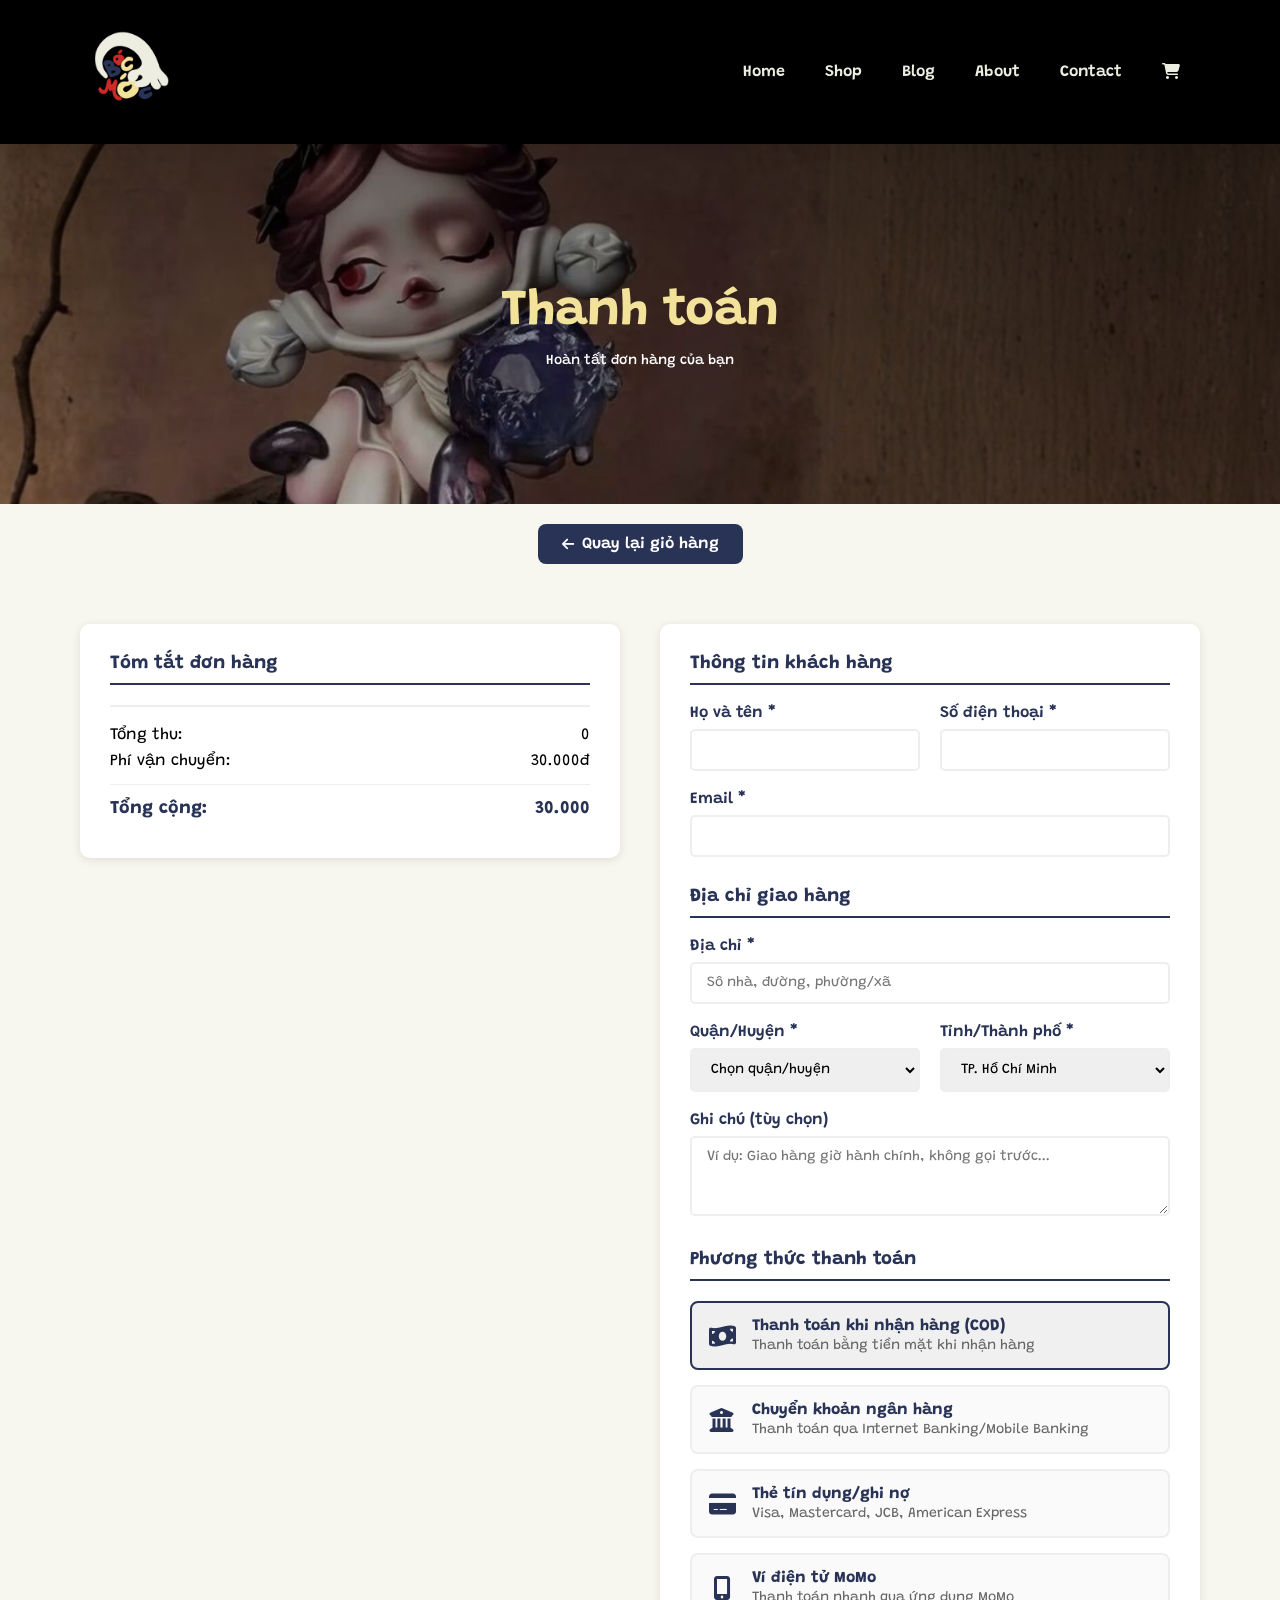
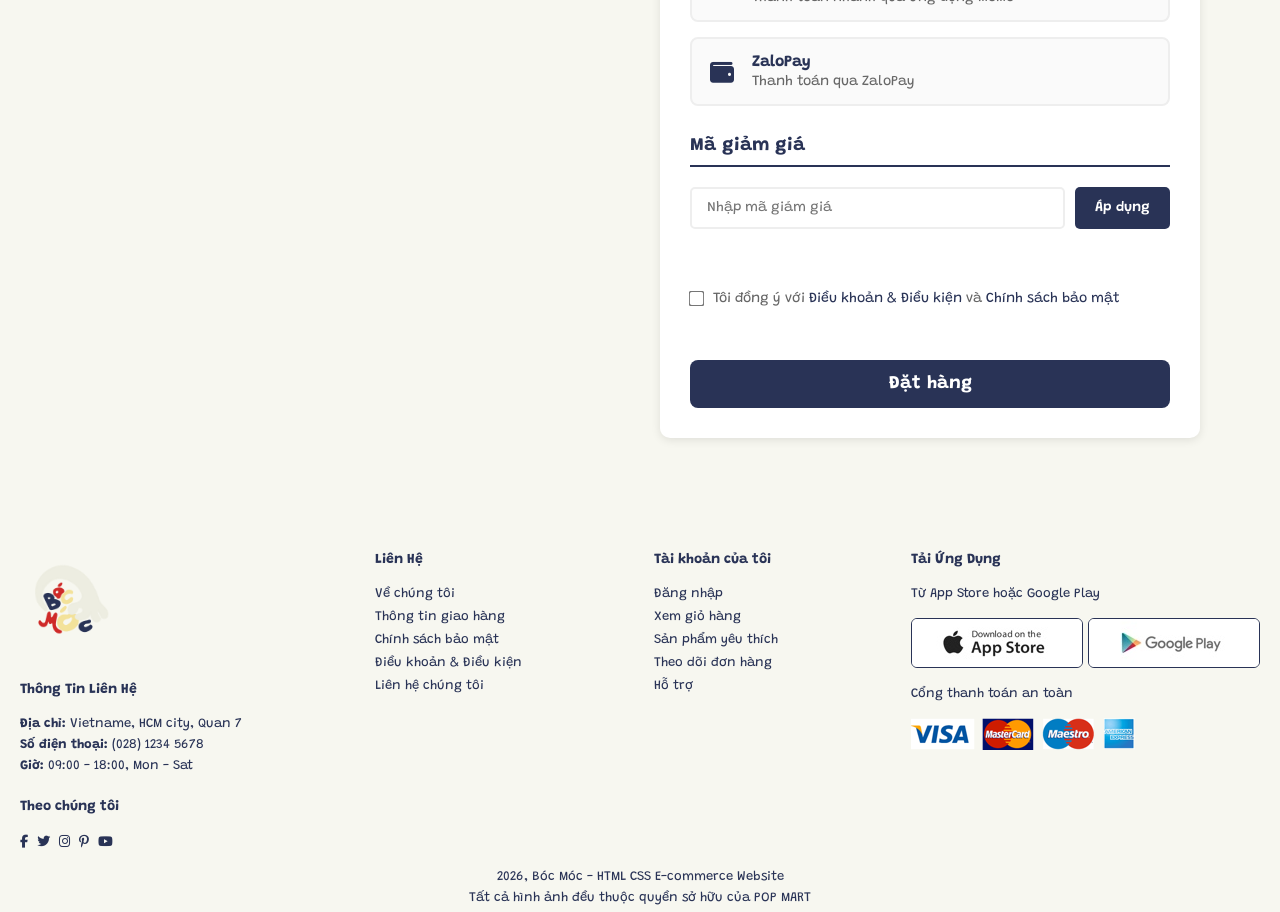
<file: checkout.html>
<!DOCTYPE html>
<html lang="en">

<head>
    <meta charset="UTF-8">
    <meta http-equiv="X-UA-Compatible" content="IE=edge">
    <meta name="viewport" content="width=device-width, initial-scale=1.0">
    <link rel="stylesheet" href="https://cdnjs.cloudflare.com/ajax/libs/font-awesome/6.2.0/css/all.min.css">
    <link rel="preconnect" href="https://fonts.googleapis.com">
    <link rel="preconnect" href="https://fonts.gstatic.com" crossorigin>
    <link href="https://fonts.googleapis.com/css2?family=Grandstander:ital,wght@0,100..900;1,100..900&display=swap" rel="stylesheet">
    <title>Thanh toán - Bóc Móc</title>
    <link rel="stylesheet" href="style.css">
</head>

<body>
    <!-- Header -->
    <section id="header">
        <a href="index.html"><img src="img/logomoi.png" class="logo"> </a>

        <div>
            <ul id="navbar">
                <li><a href="index.html"> Home</a></li>
                <li><a href="shop.html">Shop</a></li>
                <li><a href="blog.html">Blog</a></li>
                <li><a href="about.html">About</a></li>
                <li><a href="contact.html">Contact</a></li>
                <li id="lg-bag"><a href="cart.html" id="cart-icon"><i class="fa-solid fa-cart-shopping"></i></a></li>
                <a href="#" id="close"><i class="fa-solid fa-xmark"></i></a>
            </ul>
            </div>
            <div id="mobile">
                <a href="cart.html" id="cart-icon-mobile"><i class="fa-solid fa-cart-shopping"></i></a>
                <i id="bar" class="fas fa-outdent"></i>
            </div>
    </section>

    <!-- Checkout Header -->
    <section id="page-header" class="cart-header">
        <h2>Thanh toán</h2>
        <p>Hoàn tất đơn hàng của bạn</p>
    </section>

    <!-- Return Button -->
    <section class="return-section">
        <button onclick="window.location.href='cart.html'" class="return-btn">
            <i class="fas fa-arrow-left"></i> Quay lại giỏ hàng
        </button>
    </section>

    <!-- Checkout Section -->
    <section id="checkout" class="section-p1">
        <div class="checkout-container">
            <!-- Order Summary -->
            <div class="checkout-summary">
                <h3>Tóm tắt đơn hàng</h3>
                <div id="checkout-items">
                    <!-- Items will be populated by JavaScript -->
                </div>
                <div class="checkout-totals">
                    <div class="total-row">
                        <span>Tổng thu:</span>
                        <span id="checkout-subtotal">0đ</span>
                    </div>
                    <div class="total-row">
                        <span>Phí vận chuyển:</span>
                        <span id="checkout-shipping">30.000đ</span>
                    </div>
                    <div class="total-row" id="discount-row" style="display: none;">
                        <span>Giảm giá:</span>
                        <span id="checkout-discount">-0đ</span>
                    </div>
                    <div class="total-row total-final">
                        <strong>Tổng cộng:</strong>
                        <strong id="checkout-total">0đ</strong>
                    </div>
                </div>
            </div>

            <!-- Checkout Form -->
            <div class="checkout-form">
                <form id="checkout-form">
                    <!-- Customer Information -->
                    <div class="form-section">
                        <h3>Thông tin khách hàng</h3>
                        <div class="form-row">
                            <div class="form-group">
                                <label for="fullName">Họ và tên *</label>
                                <input type="text" id="fullName" name="fullName" required>
                            </div>
                            <div class="form-group">
                                <label for="phone">Số điện thoại *</label>
                                <input type="tel" id="phone" name="phone" required>
                            </div>
                        </div>
                        <div class="form-group">
                            <label for="email">Email *</label>
                            <input type="email" id="email" name="email" required>
                        </div>
                    </div>

                    <!-- Shipping Address -->
                    <div class="form-section">
                        <h3>Địa chỉ giao hàng</h3>
                        <div class="form-group">
                            <label for="address">Địa chỉ *</label>
                            <input type="text" id="address" name="address" placeholder="Số nhà, đường, phường/xã" required>
                        </div>
                        <div class="form-row">
                            <div class="form-group">
                                <label for="district">Quận/Huyện *</label>
                                <select id="district" name="district" required>
                                    <option value="">Chọn quận/huyện</option>
                                    <option value="quan1">Quận 1</option>
                                    <option value="quan2">Quận 2</option>
                                    <option value="quan3">Quận 3</option>
                                    <option value="quan4">Quận 4</option>
                                    <option value="quan5">Quận 5</option>
                                    <option value="quan6">Quận 6</option>
                                    <option value="quan7">Quận 7</option>
                                    <option value="quan8">Quận 8</option>
                                    <option value="quan9">Quận 9</option>
                                    <option value="quan10">Quận 10</option>
                                    <option value="quan11">Quận 11</option>
                                    <option value="quan12">Quận 12</option>
                                    <option value="binhthanh">Quận Bình Thạnh</option>
                                    <option value="govap">Quận Gò Vấp</option>
                                    <option value="tanbinh">Quận Tân Bình</option>
                                    <option value="tanphu">Quận Tân Phú</option>
                                    <option value="phunhuan">Quận Phú Nhuận</option>
                                    <option value="thuduc">Quận Thủ Đức</option>
                                    <option value="binhtan">Quận Bình Tân</option>
                                    <option value="hocmon">Huyện Hóc Môn</option>
                                    <option value="cuchi">Huyện Củ Chi</option>
                                    <option value="nhabbe">Huyện Nhà Bè</option>
                                    <option value="canggio">Huyện Cần Giờ</option>
                                </select>
                            </div>
                            <div class="form-group">
                                <label for="city">Tỉnh/Thành phố *</label>
                                <select id="city" name="city" required>
                                    <option value="hcm">TP. Hồ Chí Minh</option>
                                </select>
                            </div>
                        </div>
                        <div class="form-group">
                            <label for="notes">Ghi chú (tùy chọn)</label>
                            <textarea id="notes" name="notes" rows="3" placeholder="Ví dụ: Giao hàng giờ hành chính, không gọi trước..."></textarea>
                        </div>
                    </div>

                    <!-- Payment Method -->
                    <div class="form-section">
                        <h3>Phương thức thanh toán</h3>
                        <div class="payment-methods">
                            <div class="payment-option">
                                <input type="radio" id="cod" name="payment" value="cod" checked>
                                <label for="cod">
                                    <div class="payment-info">
                                        <i class="fas fa-money-bill-wave"></i>
                                        <div>
                                            <strong>Thanh toán khi nhận hàng (COD)</strong>
                                            <p>Thanh toán bằng tiền mặt khi nhận hàng</p>
                                        </div>
                                    </div>
                                </label>
                            </div>
                            <div class="payment-option">
                                <input type="radio" id="banking" name="payment" value="banking">
                                <label for="banking">
                                    <div class="payment-info">
                                        <i class="fas fa-university"></i>
                                        <div>
                                            <strong>Chuyển khoản ngân hàng</strong>
                                            <p>Thanh toán qua Internet Banking/Mobile Banking</p>
                                        </div>
                                    </div>
                                </label>
                            </div>
                            <div class="payment-option">
                                <input type="radio" id="card" name="payment" value="card">
                                <label for="card">
                                    <div class="payment-info">
                                        <i class="fas fa-credit-card"></i>
                                        <div>
                                            <strong>Thẻ tín dụng/ghi nợ</strong>
                                            <p>Visa, Mastercard, JCB, American Express</p>
                                        </div>
                                    </div>
                                </label>
                            </div>
                            <div class="payment-option">
                                <input type="radio" id="momo" name="payment" value="momo">
                                <label for="momo">
                                    <div class="payment-info">
                                        <i class="fas fa-mobile-alt"></i>
                                        <div>
                                            <strong>Ví điện tử MoMo</strong>
                                            <p>Thanh toán nhanh qua ứng dụng MoMo</p>
                                        </div>
                                    </div>
                                </label>
                            </div>
                            <div class="payment-option">
                                <input type="radio" id="zalopay" name="payment" value="zalopay">
                                <label for="zalopay">
                                    <div class="payment-info">
                                        <i class="fas fa-wallet"></i>
                                        <div>
                                            <strong>ZaloPay</strong>
                                            <p>Thanh toán qua ZaloPay</p>
                                        </div>
                                    </div>
                                </label>
                            </div>
                        </div>
                    </div>

                    <!-- Coupon Code -->
                    <div class="form-section">
                        <h3>Mã giảm giá</h3>
                        <div class="coupon-input">
                            <input type="text" id="coupon-code" placeholder="Nhập mã giảm giá">
                            <button type="button" id="apply-coupon" class="normal">Áp dụng</button>
                        </div>
                        <div id="coupon-message"></div>
                    </div>

                    <!-- Terms and Conditions -->
                    <div class="form-section">
                        <div class="terms">
                            <input type="checkbox" id="terms" name="terms" required>
                            <label for="terms">Tôi đồng ý với <a href="contact.html" target="_blank">Điều khoản & Điều kiện</a> và <a href="contact.html" target="_blank">Chính sách bảo mật</a></label>
                        </div>
                    </div>

                    <!-- Submit Button -->
                    <button type="submit" class="checkout-btn">Đặt hàng</button>
                </form>
            </div>
        </div>
    </section>

    <!-- Footer -->
    <footer id="footer">
        <div class="col">
            <img class="logo" src="img/logomoi.png">
            <h4>Thông Tin Liên Hệ</h4>
            <p><strong>Địa chỉ:</strong> Vietname, HCM city, Quan 7</p>
            <p><strong>Số điện thoại:</strong> (028) 1234 5678</p>
            <p><strong>Giờ:</strong> 09:00 - 18:00, Mon - Sat</p>
            <div class="follow">
                <h4>Theo chúng tôi</h4>
                <div class="icon">
                    <a href="https://facebook.com"><i class="fab fa-facebook-f"></i></a>
                    <a href="https://twitter.com"><i class="fab fa-twitter"></i></a>
                    <a href="https://instagram.com"><i class="fab fa-instagram"></i></a>
                    <a href="https://pinterest.com"><i class="fab fa-pinterest-p"></i></a>
                    <a href="https://youtube.com"><i class="fab fa-youtube"></i></a>
                </div>
            </div>
        </div>

        <div class="col">
            <h4>Liên Hệ</h4>
            <a href="about.html">Về chúng tôi</a>
            <a href="contact.html">Thông tin giao hàng</a>
            <a href="contact.html">Chính sách bảo mật</a>
            <a href="contact.html">Điều khoản & Điều kiện</a>
            <a href="contact.html">Liên hệ chúng tôi</a>
        </div>
        <div class="col">
            <h4>Tài khoản của tôi</h4>
            <a href="index.html">Đăng nhập</a>
            <a href="cart.html">Xem giỏ hàng</a>
            <a href="shop.html">Sản phẩm yêu thích</a>
            <a href="contact.html">Theo dõi đơn hàng</a>
            <a href="contact.html">Hỗ trợ</a>
        </div>
        <div class="col install">
            <h4>Tải Ứng Dụng</h4>
            <p>Từ App Store hoặc Google Play</p>
            <div class="row">
                <img src="img/pay/app.jpg" onclick="window.location.href='https://apps.apple.com/vn/app/pop-mart/id1594346256'">
                <img src="img/pay/play.jpg" onclick="window.location.href='https://play.google.com/store/apps/details?id=com.popmart.global&hl=vi&pli=1'">
            </div>
            <p>Cổng thanh toán an toàn</p>
            <img src="img/pay/pay.png" alt="">
        </div>

        <div class="copyright">
            <p>2026, Bóc Móc - HTML CSS E-commerce Website</p>
            <p>Tất cả hình ảnh đều thuộc quyền sở hữu của POP MART</p>
        </div>
    </footer>
    <script src="script.js"></script>
</body>

</html>
</file>
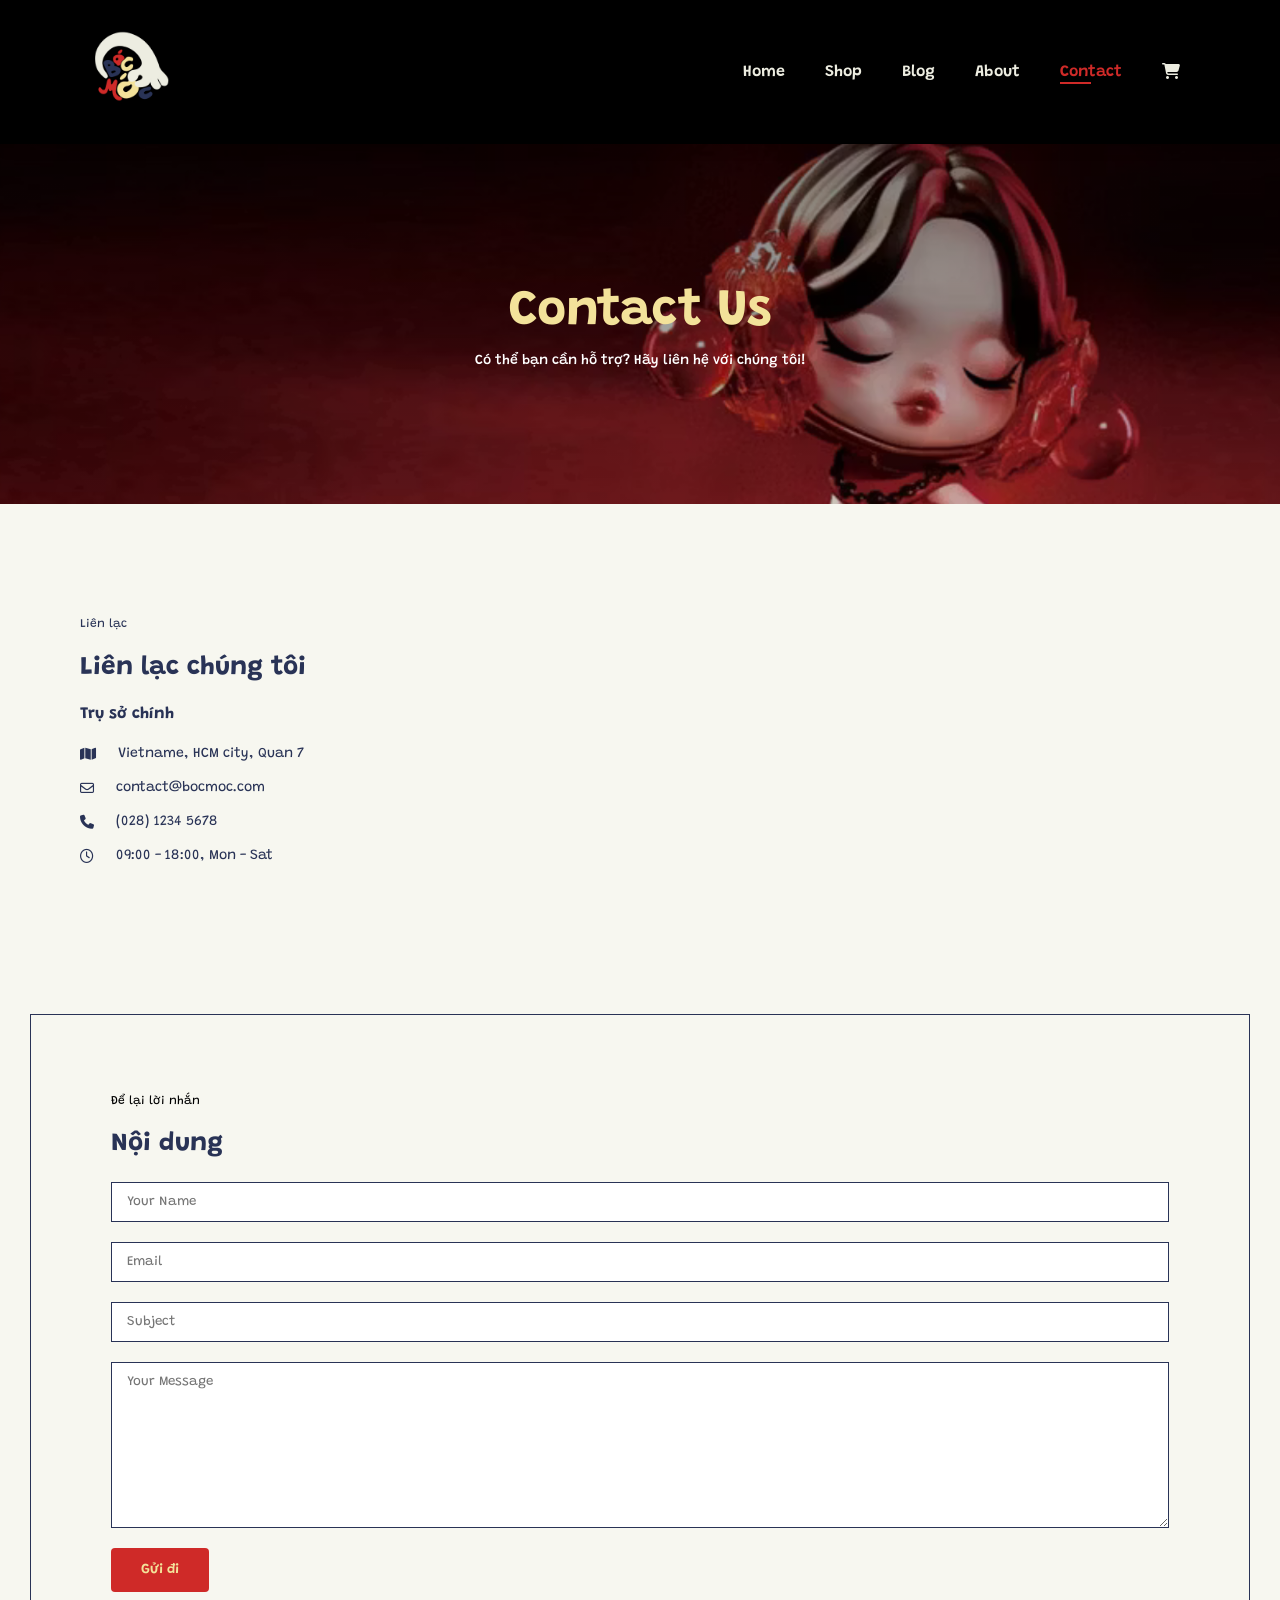
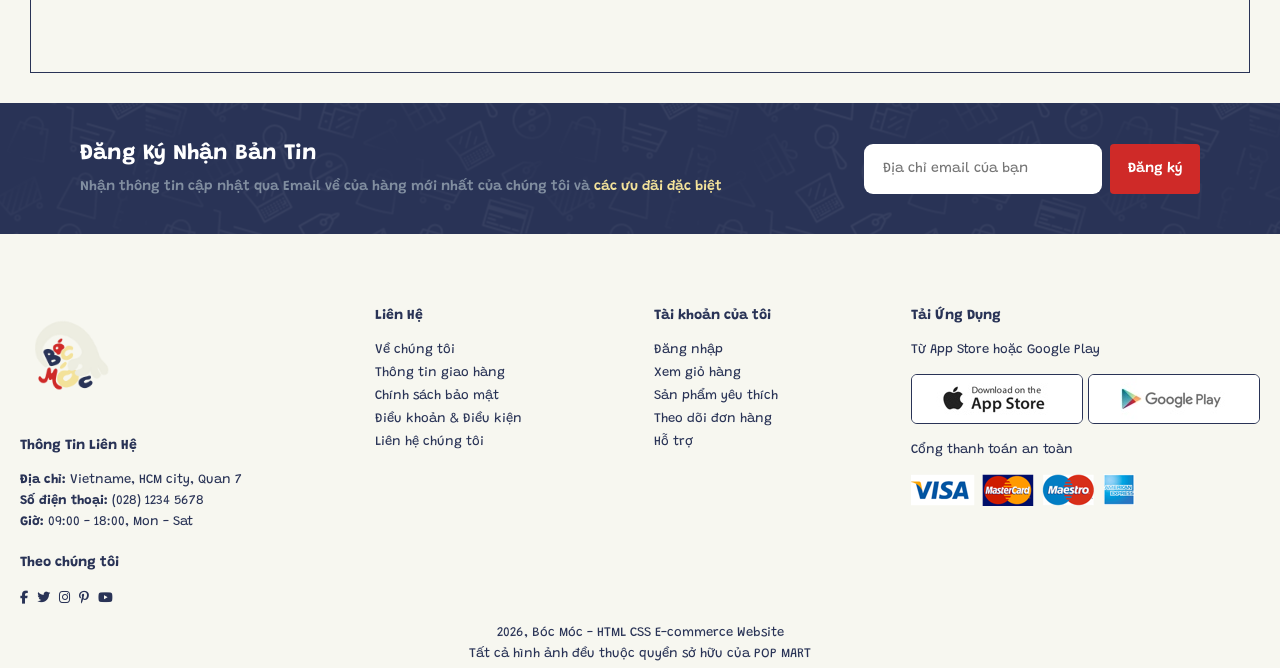
<file: contact.html>
<!DOCTYPE html>
<html lang="en">

<head>
    <meta charset="UTF-8">
    <meta http-equiv="X-UA-Compatible" content="IE=edge">
    <meta name="viewport" content="width=device-width, initial-scale=1.0">
    <link rel="stylesheet" href="https://cdnjs.cloudflare.com/ajax/libs/font-awesome/6.2.0/css/all.min.css">
    <link rel="preconnect" href="https://fonts.googleapis.com">
    <link rel="preconnect" href="https://fonts.gstatic.com" crossorigin>
    <link href="https://fonts.googleapis.com/css2?family=Grandstander:ital,wght@0,100..900;1,100..900&display=swap" rel="stylesheet">
    <title>Bóc Móc</title>
    <link rel="stylesheet" href="style.css">
</head>

<body>
    <!-- Header -->
    <section id="header">
        <a href="index.html"><img src="img/logomoi.png" class="logo"> </a>

        <div>
            <ul id="navbar">
                <li><a href="index.html"> Home</a></li>
                <li><a href="shop.html">Shop</a></li>
                <li><a href="blog.html">Blog</a></li>
                <li><a href="about.html">About</a></li>
                <li><a class="active" href="contact.html">Contact</a></li>
                <li id="lg-bag"><a href="cart.html" id="cart-icon"><i class="fa-solid fa-cart-shopping"></i></a></li>
                <a href="#" id="close"><i class="fa-solid fa-xmark"></i></a>
            </ul>
            </div>
            <div id="mobile">
                <a href="cart.html" id="cart-icon-mobile"><i class="fa-solid fa-cart-shopping"></i></a>
                <i id="bar" class="fas fa-outdent"></i>
            </div>
    </section>

    <!-- Home page -->
     <section id="page-header" class="contact-header">
        <h2>Contact Us</h2>
        <p>Có thể bạn cần hỗ trợ? Hãy liên hệ với chúng tôi!</p>
     </section>

     <!-- Contact Page -->
    <section id="contact-details" class="section-p1">
        <div class="details">
            <span>Liên lạc</span>
            <h2>Liên lạc chúng tôi</h2>
            <h3>Trụ sở chính</h3>
            <div>
                <li>
                    <i class="fa-solid fa-map"></i>
                    <p>Vietname, HCM city, Quan 7</p>
                </li>
                <li>
                    <i class="fa-regular fa-envelope"></i>
                    <p>contact@bocmoc.com</p>
                </li>
                <li>
                    <i class="fa-solid fa-phone"></i>
                    <p>(028) 1234 5678</p>
                </li>
                <li>
                    <i class="far fa-clock"></i>
                    <p>09:00 - 18:00, Mon - Sat</p>
                </li>
            </div>
        </div>


        <div class="map">
<iframe src="https://www.google.com/maps/embed?pb=!1m18!1m12!1m3!1d3918.8458782104935!2d106.62708351174547!3d10.823104158284105!2m3!1f0!2f0!3f0!3m2!1i1024!2i768!4f13.1!3m3!1m2!1s0x3175290029df31a3%3A0x9c97c2ae2f92aabb!2zcXXhuq1uIDcgbmjDoCBiw6g!5e0!3m2!1sen!2s!4v1775980066182!5m2!1sen!2s" width="600" height="450" style="border:0;" allowfullscreen="" loading="lazy" referrerpolicy="no-referrer-when-downgrade"></iframe>        </div>
    </section>

    <!-- Form details -->
     <section id="form-details">
        <form action="">
            <span>Để lại lời nhắn</span>
            <h2>Nội dung</h2>
            <input type="text" placeholder="Your Name">
            <input type="text" placeholder="Email">
            <input type="text" placeholder="Subject"> 
            <textarea name="" id="" cols="30" rows="10" placeholder="Your Message"></textarea>
            <button class="normal">Gửi đi</button>
        </form>
     </section>

      <!-- Newsletter -->
       <section id="newsletter" class="section-p1 section-m1">
        <div class="newstext">
            <h4>Đăng Ký Nhận Bản Tin</h4>
            <p>Nhận thông tin cập nhật qua Email về của hàng mới nhất của chúng tôi và <span>các ưu đãi đặc biệt</span></p>
        </div>
        <div class="form">
            <input type="email" placeholder="Địa chỉ email của bạn">
            <button class="normal">Đăng ký</button>
        </div>
       </section>

       <!-- Footer -->
        <footer id="footer">
            <div class="col">
                <img class="logo" src="img/logomoi.png">
                <h4>Thông Tin Liên Hệ</h4>
                <p><strong>Địa chỉ:</strong> Vietname, HCM city, Quan 7</p>
                <p><strong>Số điện thoại:</strong> (028) 1234 5678</p>
                <p><strong>Giờ:</strong> 09:00 - 18:00, Mon - Sat</p>
                <div class="follow">
                    <h4>Theo chúng tôi</h4>
                    <div class="icon">
                        <a href="https://facebook.com"><i class="fab fa-facebook-f"></i></a>
                        <a href="https://twitter.com"><i class="fab fa-twitter"></i></a>
                        <a href="https://instagram.com"><i class="fab fa-instagram"></i></a>
                        <a href="https://pinterest.com"><i class="fab fa-pinterest-p"></i></a>
                        <a href="https://youtube.com"><i class="fab fa-youtube"></i></a>
                    </div>
                </div>
            </div>

            <div class="col">
                <h4>Liên Hệ</h4>
                <a href="about.html">Về chúng tôi</a>
                <a href="contact.html">Thông tin giao hàng</a>
                <a href="contact.html">Chính sách bảo mật</a>
                <a href="contact.html">Điều khoản & Điều kiện</a>
                <a href="contact.html">Liên hệ chúng tôi</a>
            </div>
            <div class="col">
                <h4>Tài khoản của tôi</h4>
                <a href="index.html">Đăng nhập</a>
                <a href="cart.html">Xem giỏ hàng</a>
                <a href="shop.html">Sản phẩm yêu thích</a>
                <a href="contact.html">Theo dõi đơn hàng</a>
                <a href="contact.html">Hỗ trợ</a>
            </div>
            <div class="col install">
                <h4>Tải Ứng Dụng</h4>
                <p>Từ App Store hoặc Google Play</p>
                <div class="row">
                    <img src="img/pay/app.jpg" onclick="window.location.href='https://apps.apple.com/vn/app/pop-mart/id1594346256'">
                    <img src="img/pay/play.jpg" onclick="window.location.href='https://play.google.com/store/apps/details?id=com.popmart.global&hl=vi&pli=1'">
                </div>
                <p>Cổng thanh toán an toàn</p>
                <img src="img/pay/pay.png" onclick="window.location.href='checkout.html'">
            </div>


            <div class="copyright">
                <p>2026, Bóc Móc - HTML CSS E-commerce Website</p>
                <p>Tất cả hình ảnh đều thuộc quyền sở hữu của POP MART</p>
            </div>
        </footer>
        <script src="script.js"></script>
</body>

</html>
</file>
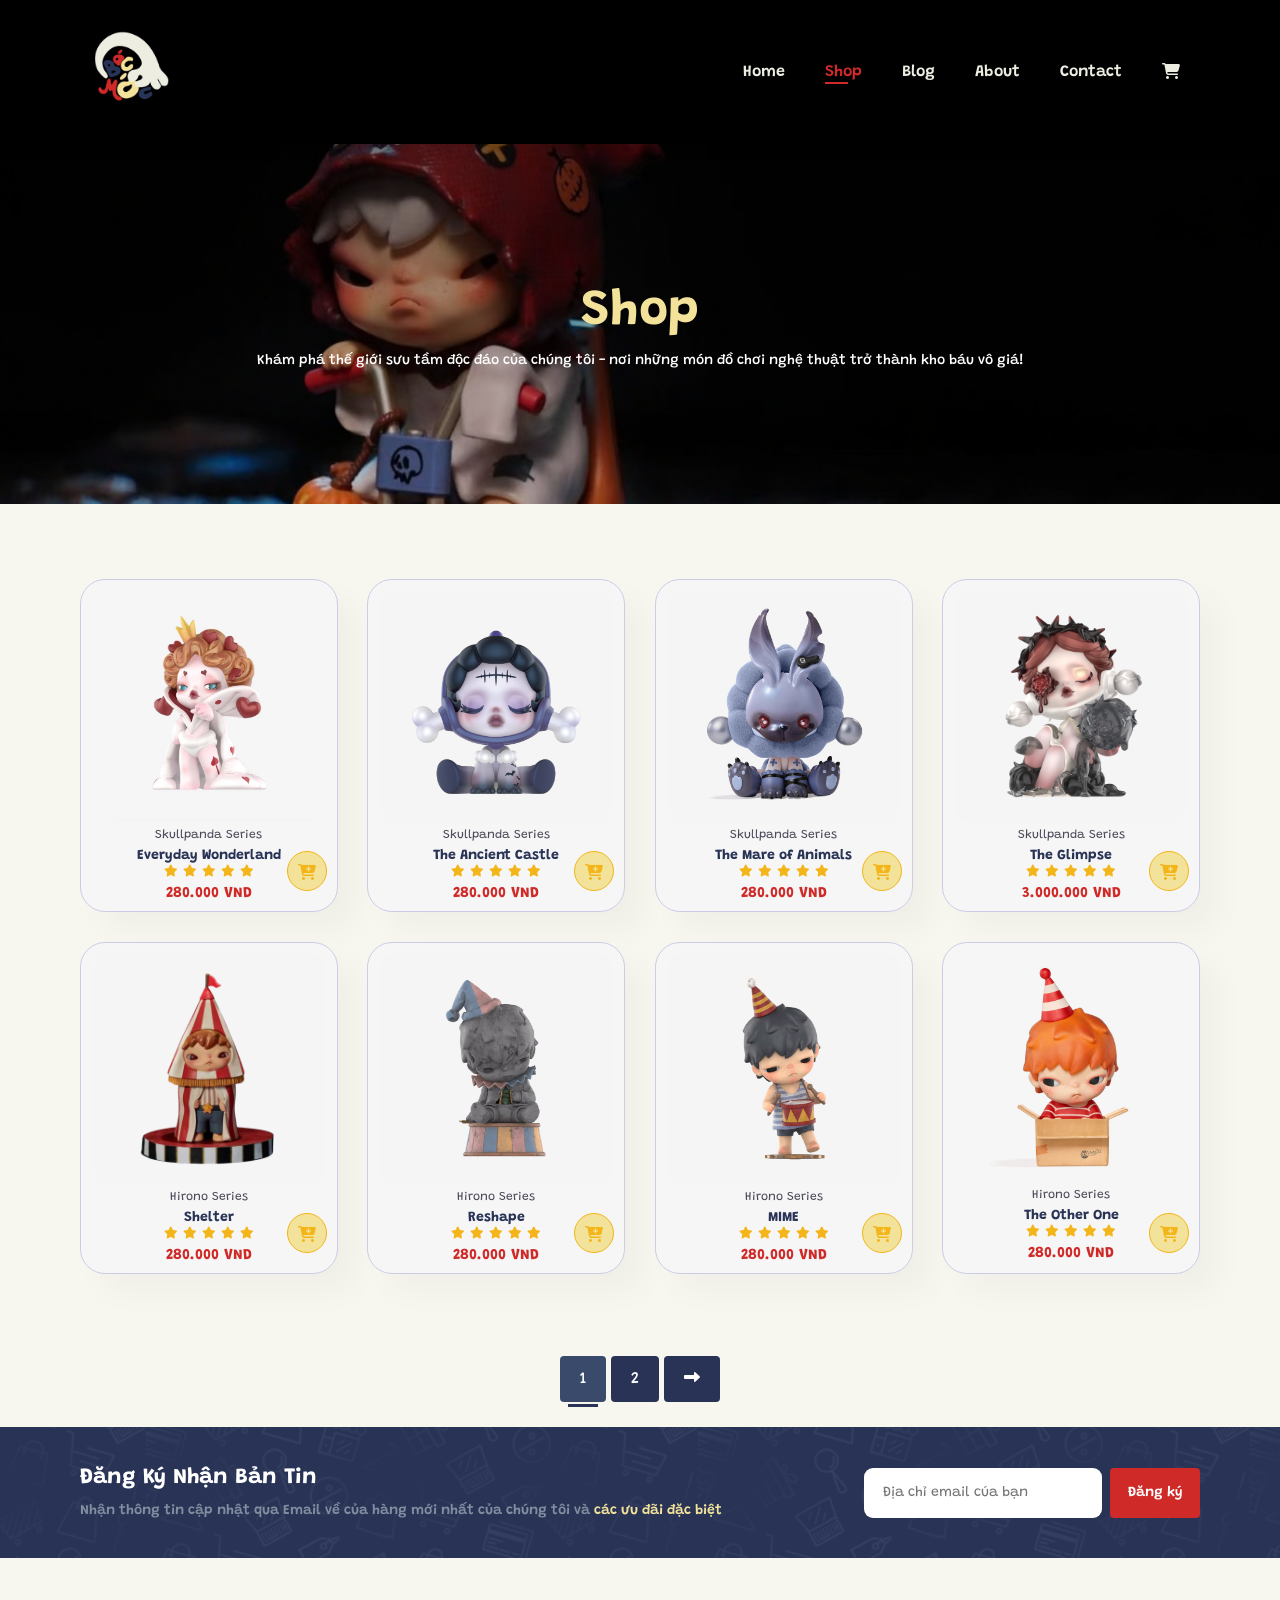
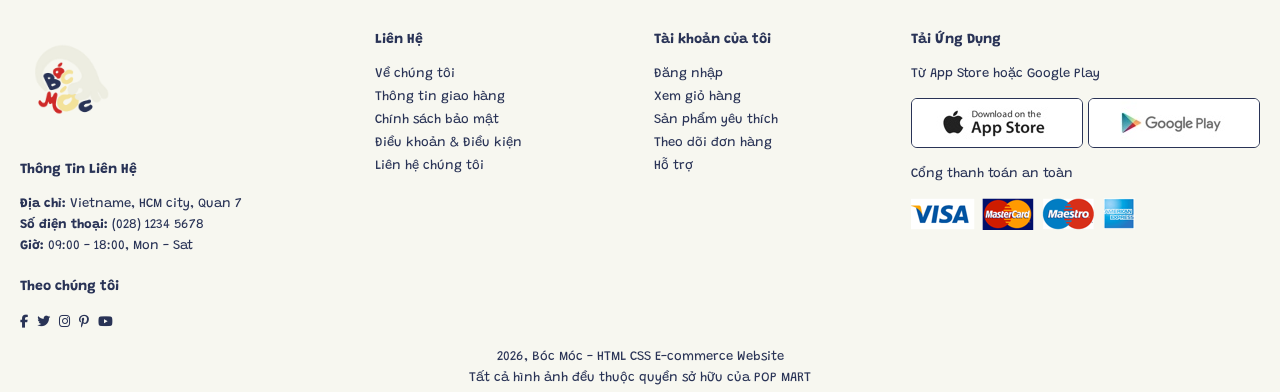
<file: shop.html>
<!DOCTYPE html>
<html lang="en">

<head>
    <meta charset="UTF-8">
    <meta http-equiv="X-UA-Compatible" content="IE=edge">
    <meta name="viewport" content="width=device-width, initial-scale=1.0">
    <link rel="stylesheet" href="https://cdnjs.cloudflare.com/ajax/libs/font-awesome/6.2.0/css/all.min.css">
    <link rel="preconnect" href="https://fonts.googleapis.com">
    <link rel="preconnect" href="https://fonts.gstatic.com" crossorigin>
    <link href="https://fonts.googleapis.com/css2?family=Grandstander:ital,wght@0,100..900;1,100..900&display=swap" rel="stylesheet">
    <title>Bóc Móc</title>
    <link rel="stylesheet" href="style.css">
</head>

<body>
    <!-- Header -->
    <section id="header">
        <a href="index.html"><img src="img/logomoi.png" class="logo"> </a>

        <div>
            <ul id="navbar">
                <li><a href="index.html"> Home</a></li>
                <li><a class="active" href="shop.html">Shop</a></li>
                <li><a href="blog.html">Blog</a></li>
                <li><a href="about.html">About</a></li>
                <li><a href="contact.html">Contact</a></li>
                <li id="lg-bag"><a href="cart.html" id="cart-icon"><i class="fa-solid fa-cart-shopping"></i></a></li>
                <a href="#" id="close"><i class="fa-solid fa-xmark"></i></a>
            </ul>
            </div>
            <div id="mobile">
                <a href="cart.html" id="cart-icon-mobile"><i class="fa-solid fa-cart-shopping"></i></a>
                <i id="bar" class="fas fa-outdent"></i>
            </div>
    </section>

    <!-- Home page -->
     <section id="page-header" class="shop-header">
        <h2>Shop</h2>
        <p>Khám phá thế giới sưu tầm độc đáo của chúng tôi - nơi những món đồ chơi nghệ thuật trở thành kho báu vô giá!</p>

     </section>
    
   <!-- Product -->

   <!-- IMPORTANT: make the second page for the shop and the next button -->
    <!-- cho thêm lệnh add vô cart, và hoàn thành trang thông tin cho chừng sản phẩm -->
    <section id="product1" class="section-p1">
    <div class="pro-container">
        <div class="pro" data-id="1" data-name="Everyday Wonderland" data-price="280000" data-img="img/products/3.1.png" data-description="Everyday Wonderland
Everyday Wonderland biến những khoảnh khắc đời thường thành một thế giới giàu trí tưởng tượng. Series khai thác sự đối lập giữa “bình thường” và “kỳ diệu”, khi những hoạt động quen thuộc được tái hiện theo cách mộng mơ và có phần siêu thực.
Thiết kế mang màu sắc nhẹ nhàng, bố cục đơn giản nhưng giàu chi tiết, tạo cảm giác gần gũi nhưng không nhàm chán. Đây là một trong những dòng thể hiện rõ tinh thần cốt lõi của Skullpanda: tìm thấy những câu chuyện đặc biệt trong những điều quen thuộc.
">
            <img src="img/products/3.1.png">
            <div class="des">
                <span>Skullpanda Series</span>
                <h5>Everyday Wonderland</h5>
                    <div class="star">
                        <i class="fas fa-star"></i>
                        <i class="fas fa-star"></i>
                        <i class="fas fa-star"></i>
                        <i class="fas fa-star"></i>
                        <i class="fas fa-star"></i>
                    </div>
                    <h4>280.000 VND</h4>
                </div>
                <a href="#"><i class="fa-solid fa-cart-plus cart"></i></a>
        </div>

        <div class="pro" data-id="2" data-name="The Ancient Castle" data-price="280000" data-img="img/products/3.2.jpg" data-description="The Ancient Castle
Được xây dựng trên bối cảnh lâu đài cổ, The Ancient Castle là một trong những series mang dấu ấn mạnh nhất về mặt hình ảnh của Skullpanda.
Thiết kế đậm chất gothic với tông màu tối, chi tiết cổ điển và cấu trúc trang phục mang hơi hướng châu Âu trung cổ. Các nhân vật trong series thường gợi liên tưởng đến những câu chuyện cổ tích mang màu sắc huyền bí và có phần u tối.
Đây cũng là dòng sản phẩm từng tạo dấu ấn lớn khi ra mắt, góp phần định hình phong cách nghệ thuật đặc trưng của Skullpanda trên thị trường art toy.
">
            <img src="img/products/3.2.jpg" alt="">
            <div class="des">
                <span>Skullpanda Series</span>
                <h5>The Ancient Castle</h5>
                    <div class="star">
                        <i class="fas fa-star"></i>
                        <i class="fas fa-star"></i>
                        <i class="fas fa-star"></i>
                        <i class="fas fa-star"></i>
                        <i class="fas fa-star"></i>
                    </div>
                    <h4>280.000 VND</h4>
                </div>
                <a href="#"><i class="fa-solid fa-cart-plus cart"></i></a>
        </div>

        <div class="pro" data-id="3" data-name="The Mare of Animals" data-price="280000" data-img="img/products/3.3.jpg" data-description="The Mare of Animals
The Mare of Animals tập trung khai thác mối liên kết giữa con người và thế giới động vật thông qua lăng kính nghệ thuật.
Mỗi figure là sự kết hợp giữa Skullpanda và các đặc điểm của động vật, tạo nên những hình tượng vừa quen thuộc vừa kỳ lạ. Thiết kế mang tính biểu tượng cao, phản ánh những khía cạnh bản năng, cảm xúc và mối quan hệ giữa con người với tự nhiên.
Series không chỉ nổi bật về hình thức mà còn truyền tải thông điệp về sự hòa hợp và kết nối với môi trường sống.
">
            <img src="img/products/3.3.jpg" alt="">
            <div class="des">
                <span>Skullpanda Series</span>
                <h5>The Mare of Animals</h5>
                    <div class="star">
                        <i class="fas fa-star"></i>
                        <i class="fas fa-star"></i>
                        <i class="fas fa-star"></i>
                        <i class="fas fa-star"></i>
                        <i class="fas fa-star"></i>
                    </div>
                    <h4>280.000 VND</h4>
                </div>
                <a href="#"><i class="fa-solid fa-cart-plus cart"></i></a>
        </div>

        <div class="pro" data-id="4" data-name="The Glimpse" data-price="3000000" data-img="img/products/3.4.jpg" data-description="The Glimpse 
The Glimpse khai thác những khoảnh khắc thoáng qua trong cảm xúc và ký ức – những điều tưởng như rất nhỏ nhưng lại để lại dấu ấn lâu dài. Series đặt Skullpanda trong các bối cảnh mang tính điện ảnh, nơi mọi chi tiết đều gợi cảm giác “đã từng xảy ra” nhưng không thể nắm giữ trọn vẹn.
Thiết kế sử dụng bảng màu dịu, có xu hướng lạnh và hơi mờ, kết hợp cùng biểu cảm trầm lặng đặc trưng của nhân vật. Tổng thể tạo nên một trải nghiệm thị giác tinh tế, mang tính suy tưởng cao và phù hợp với tinh thần nghệ thuật đương đại của dòng Skullpanda – nơi mỗi figure là một lát cắt cảm xúc riêng biệt.
">
            <img src="img/products/3.4.jpg" alt="">
            <div class="des">
                <span>Skullpanda Series</span>
                <h5>The Glimpse</h5>
                    <div class="star">
                        <i class="fas fa-star"></i>
                        <i class="fas fa-star"></i>
                        <i class="fas fa-star"></i>
                        <i class="fas fa-star"></i>
                        <i class="fas fa-star"></i>
                    </div>
                    <h4>3.000.000 VND</h4>
                </div>
                <a href="#"><i class="fa-solid fa-cart-plus cart"></i></a>
        </div>

        <div class="pro" data-id="5" data-name="Shelter" data-price="280000" data-img="img/products/3.5.png" data-description="Shelter
Shelter xoay quanh nhu cầu tìm kiếm một nơi an toàn về mặt tinh thần.
Series thể hiện Hirono trong những không gian nhỏ, kín hoặc được bao bọc, tượng trưng cho sự bảo vệ và mong muốn được che chở. Chủ đề này phản ánh rất rõ khía cạnh nội tâm của nhân vật – sự mong manh và nhu cầu thuộc về một nơi nào đó. 
Thiết kế sử dụng hình khối đơn giản nhưng giàu tính biểu tượng, tạo cảm giác ấm áp nhưng không kém phần cô đơn.
">
            <img src="img/products/3.5.png" alt="">
            <div class="des">
                <span>Hirono Series</span>
                <h5>Shelter</h5>
                    <div class="star">
                        <i class="fas fa-star"></i>
                        <i class="fas fa-star"></i>
                        <i class="fas fa-star"></i>
                        <i class="fas fa-star"></i>
                        <i class="fas fa-star"></i>
                    </div>
                    <h4>280.000 VND</h4>
                </div>
                <a href="#"><i class="fa-solid fa-cart-plus cart"></i></a>
        </div>

        <div class="pro" data-id="6" data-name="Reshape" data-price="280000" data-img="img/products/3.6.png" data-description="Reshape
Reshape là hành trình tái định hình bản thân – nơi mỗi thay đổi đều đi kèm với mất mát và trưởng thành.
Thiết kế thể hiện rõ điều này thông qua các chi tiết như cơ thể bị khâu lại, biến dạng hoặc tái cấu trúc. Mỗi figure đại diện cho một trạng thái trong quá trình phát triển, từ tổn thương đến hồi phục.
Series sử dụng hình ảnh như một phép ẩn dụ cho việc con người liên tục thay đổi để thích nghi và hoàn thiện chính mình.
">
            <img src="img/products/3.6.png" alt="">
            <div class="des">
                <span>Hirono Series</span>
                <h5>Reshape</h5>
                    <div class="star">
                        <i class="fas fa-star"></i>
                        <i class="fas fa-star"></i>
                        <i class="fas fa-star"></i>
                        <i class="fas fa-star"></i>
                        <i class="fas fa-star"></i>
                    </div>
                    <h4>280.000 VND</h4>
                </div>
                <a href="#"><i class="fa-solid fa-cart-plus cart"></i></a>
        </div>

        <div class="pro" data-id="7" data-name="MIME" data-price="280000" data-img="img/products/3.7.jpg" data-description="Mime
Lấy cảm hứng từ nghệ thuật kịch câm, Mime tập trung vào việc truyền tải cảm xúc mà không cần biểu đạt trực tiếp.
Nhân vật trong series thường có biểu cảm tối giản, nhưng lại được đặt trong những tình huống giàu ẩn ý, buộc người xem phải tự diễn giải câu chuyện. Đây là một dòng mang tính nghệ thuật cao, nhấn mạnh vào sự im lặng và những cảm xúc khó gọi tên.
">
            <img src="img/products/3.7.jpg" alt="">
            <div class="des">
                <span>Hirono Series</span>
                <h5>MIME</h5>
                    <div class="star">
                        <i class="fas fa-star"></i>
                        <i class="fas fa-star"></i>
                        <i class="fas fa-star"></i>
                        <i class="fas fa-star"></i>
                        <i class="fas fa-star"></i>
                    </div>
                    <h4>280.000 VND</h4>
                </div>
                <a href="#"><i class="fa-solid fa-cart-plus cart"></i></a>
        </div>

        <div class="pro" data-id="8" data-name="The Other One" data-price="280000" data-img="img/products/3.8.png" data-description="The Other One
The Other One khai thác khái niệm “bản ngã thứ hai” – phần con người mà chúng ta không thường thể hiện ra bên ngoài.
Thiết kế thể hiện sự đối lập thông qua hình dáng, biểu cảm hoặc cấu trúc nhân vật, tạo nên cảm giác phân tách giữa hai trạng thái tồn tại. Series mang tính tâm lý rõ rệt, phản ánh sự phức tạp trong nhận thức và bản sắc cá nhân.
">
            <img src="img/products/3.8.png" alt="">
            <div class="des">
                <span>Hirono Series</span>
                <h5>The Other One</h5>
                    <div class="star">
                        <i class="fas fa-star"></i>
                        <i class="fas fa-star"></i>
                        <i class="fas fa-star"></i>
                        <i class="fas fa-star"></i>
                        <i class="fas fa-star"></i>
                    </div>
                    <h4>280.000 VND</h4>
                </div>
                <a href="#"><i class="fa-solid fa-cart-plus cart"></i></a>
                </div>
        <div class="pro" data-id="9" data-name="Ink Plum Blossom" data-price="280000" data-img="img/products/5.1.png" data-description="The Ink Plum
Lấy cảm hứng từ nghệ thuật phương Đông, đặc biệt là tranh thủy mặc và hình ảnh hoa mai, Ink Plum Blossom mang đến một hướng tiếp cận nhẹ nhàng và tinh tế hơn cho Skullpanda.
Thiết kế tập trung vào đường nét mềm mại, bảng màu tối giản và bố cục giàu tính cân bằng. Sự kết hợp giữa yếu tố truyền thống và tạo hình hiện đại giúp series vừa mang giá trị thẩm mỹ cao vừa thể hiện chiều sâu văn hóa.
Đây là một trong những dòng thể hiện rõ khả năng kết hợp nghệ thuật cổ điển với thiết kế đương đại của Skullpanda.
">
            <img src="img/products/5.1.png" alt="">
            <div class="des">
                <span>Skullpanda Series</span>
                <h5>Ink Plum Blossom</h5>
                    <div class="star">
                        <i class="fas fa-star"></i>
                        <i class="fas fa-star"></i>
                        <i class="fas fa-star"></i>
                        <i class="fas fa-star"></i>
                        <i class="fas fa-star"></i>
                    </div>
                    <h4>280.000 VND</h4>
                </div>
                <a href="#"><i class="fa-solid fa-cart-plus cart"></i></a>
        </div>
        <div class="pro" data-id="10" data-name="The Mirage" data-price="580000" data-img="img/products/5.2.png" data-description="The Mirage
The Mirage xoay quanh khái niệm “ảo ảnh” – nơi ranh giới giữa thực và không thực trở nên mờ nhạt.
Thiết kế sử dụng hiệu ứng chuyển màu, ánh sáng và chất liệu tạo cảm giác không ổn định, như thể nhân vật đang tồn tại trong một không gian biến đổi liên tục. Điều này tạo nên trải nghiệm thị giác độc đáo và mang tính trừu tượng cao.
Ý tưởng của series hướng đến việc khám phá nhận thức – cách con người nhìn nhận và diễn giải thế giới xung quanh, đôi khi không hoàn toàn chính xác.
">
            <img src="img/products/5.2.png" alt="">
            <div class="des">
                <span>Skullpanda Series</span>
                <h5>The Mirage</h5>
                    <div class="star">
                        <i class="fas fa-star"></i>
                        <i class="fas fa-star"></i>
                        <i class="fas fa-star"></i>
                        <i class="fas fa-star"></i>
                        <i class="fas fa-star"></i>
                    </div>
                    <h4>580.000 VND</h4>
                </div>
                <a href="#"><i class="fa-solid fa-cart-plus cart"></i></a>
        </div>

        <div class="pro" data-id="11" data-name="The Sound" data-price="280000" data-img="img/products/5.3.jpg" data-description="The Sound
The Sound là một trong những series mang tính khái niệm rõ rệt, khi âm thanh được chuyển hóa thành hình ảnh.
Skullpanda được xây dựng như một “người du hành”, liên tục trải nghiệm các không gian và vai trò khác nhau, từ đó thể hiện những trạng thái cảm xúc đa dạng. 
Thiết kế mang hơi hướng hiện đại với các chi tiết liên quan đến âm nhạc, nhịp điệu và chuyển động. Mỗi figure có thể được hiểu như một “giai điệu” riêng, tạo nên tổng thể một bộ sưu tập giàu tính biểu đạt.
">
            <img src="img/products/5.3.jpg" alt="">
            <div class="des">
                <span>Skullpanda Series</span>
                <h5>The Sound</h5>
                    <div class="star">
                        <i class="fas fa-star"></i>
                        <i class="fas fa-star"></i>
                        <i class="fas fa-star"></i>
                        <i class="fas fa-star"></i>
                        <i class="fas fa-star"></i>
                    </div>
                    <h4>280.000 VND</h4>
                </div>
                <a href="#"><i class="fa-solid fa-cart-plus cart"></i></a>
        </div>

        <div class="pro" data-id="12" data-name="The Celestial Horse" data-price="800000" data-img="img/products/5.4.png" data-description="The Celestial Horse
Lấy cảm hứng từ hình tượng thiên mã trong thần thoại, The Celestial Horse mang đến một phiên bản Skullpanda giàu tính fantasy và siêu thực.
Thiết kế tập trung vào các chi tiết mang tính biểu tượng như sừng, cánh, hiệu ứng ánh sáng và các yếu tố chuyển động, tạo cảm giác nhân vật không thuộc về thế giới thực. Tỉ lệ và form dáng được xử lý thanh thoát hơn, kết hợp cùng màu sắc huyền ảo giúp series trở nên nổi bật về mặt trưng bày.
Ý tưởng của dòng này xoay quanh khái niệm tự do, vượt thoát và khám phá những không gian vượt ngoài giới hạn thông thường. 
">
            <img src="img/products/5.4.png" alt="">
            <div class="des">
                <span>Skullpanda Series</span>
                <h5>The Celestial Horse</h5>
                    <div class="star">
                        <i class="fas fa-star"></i>
                        <i class="fas fa-star"></i>
                        <i class="fas fa-star"></i>
                        <i class="fas fa-star"></i>
                        <i class="fas fa-star"></i>
                    </div>
                    <h4>800.000 VND</h4>
                </div>
                <a href="#"><i class="fa-solid fa-cart-plus cart"></i></a>
        </div>

        <div class="pro" data-id="13" data-name="Le Petit Prince" data-price="280000" data-img="img/products/5.5.png" data-description="Le Petit Prince
Là sự kết hợp giữa Hirono và tác phẩm văn học kinh điển Le Petit Prince, series mang đậm tính thơ và triết lý.
Thiết kế tái hiện các hình tượng quen thuộc như hoàng tử bé, bông hồng hay cáo, nhưng được thể hiện dưới góc nhìn trầm lặng và nội tâm hơn.
Ý tưởng của dòng này tập trung vào các giá trị như tình yêu, sự cô đơn và hành trình trưởng thành – được thể hiện thông qua ngôn ngữ tạo hình nhẹ nhàng, tinh tế.
">
            <img src="img/products/5.5.png" alt="">
            <div class="des">
                <span>Hirono Series</span>
                <h5>Le Petit Prince</h5>
                    <div class="star">
                        <i class="fas fa-star"></i>
                        <i class="fas fa-star"></i>
                        <i class="fas fa-star"></i>
                        <i class="fas fa-star"></i>
                        <i class="fas fa-star"></i>
                    </div>
                    <h4>280.000 VND</h4>
                </div>
                <a href="#"><i class="fa-solid fa-cart-plus cart"></i></a>
        </div>

        <div class="pro" data-id="14" data-name="Monsters' Carnival" data-price="300000" data-img="img/products/5.6.png" data-description="Monsters’ Carnival
Monster Carnival là một “lễ hội” nơi những hình tượng kỳ lạ và có phần dị biệt trở thành trung tâm.
Thiết kế mang màu sắc fantasy, với các nhân vật có ngoại hình giống quái vật nhưng lại thể hiện cảm xúc rất con người. Sự đối lập này tạo nên nét đặc trưng cho series: vừa kỳ quái, vừa gần gũi.
Ý tưởng chính của dòng là khám phá những phần “khác biệt” trong mỗi cá nhân – những điều thường bị che giấu nhưng lại là một phần không thể thiếu của bản thân.
">
            <img src="img/products/5.6.png" alt="">
            <div class="des">
                <span>Hirono Series</span>
                <h5>Monsters' Carnival</h5>
                    <div class="star">
                        <i class="fas fa-star"></i>
                        <i class="fas fa-star"></i>
                        <i class="fas fa-star"></i>
                        <i class="fas fa-star"></i>
                        <i class="fas fa-star"></i>
                    </div>
                    <h4>300.000 VND</h4>
                </div>
                <a href="#"><i class="fa-solid fa-cart-plus cart"></i></a>
        </div>

        <div class="pro" data-id="15" data-name="Echo" data-price="280000" data-img="img/products/5.7.png" data-description="Echo
Echo khai thác chủ đề ký ức, sự phản chiếu và hành trình tìm lại chính mình.
Nhân vật Hirono thường xuất hiện trong trạng thái tĩnh lặng, được bao quanh bởi các yếu tố mang tính biểu tượng như không gian trống, vật thể lặp lại hoặc cấu trúc bảo vệ. Series thể hiện cách con người kết nối lại với những phần ký ức đã bị lãng quên.
Thiết kế mang tính tối giản nhưng giàu chiều sâu, nhấn mạnh vào cảm xúc hơn là chi tiết phức tạp.
">
            <img src="img/products/5.7.png" alt="">
            <div class="des">
                <span>Hirono Series</span>
                <h5>Echo</h5>
                    <div class="star">
                        <i class="fas fa-star"></i>
                        <i class="fas fa-star"></i>
                        <i class="fas fa-star"></i>
                        <i class="fas fa-star"></i>
                        <i class="fas fa-star"></i>
                    </div>
                    <h4>280.000 VND</h4>
                </div>
                <a href="#"><i class="fa-solid fa-cart-plus cart"></i></a>
        </div>

        <div class="pro" data-id="16" data-name="Living Wild-Fight for Joy" data-price="900000" data-img="img/products/5.8.png" data-description="Living Wild-fight for Joy
Living Wild: Fight For Joy đánh dấu một bước chuyển trong hình tượng Hirono – từ tĩnh lặng sang chủ động và giàu năng lượng hơn.
Nhân vật được đặt trong bối cảnh thiên nhiên hoặc mang đặc điểm của động vật, tượng trưng cho bản năng và sự tự do.
Concept “Fight For Joy” thể hiện tinh thần theo đuổi niềm vui và ý nghĩa sống, ngay cả khi phải đối mặt với những khó khăn. Thiết kế có xu hướng mềm mại hơn, đôi khi kết hợp chất liệu tạo cảm giác gần gũi và sống động.
">
            <img src="img/products/5.8.png" alt="">
            <div class="des">
                <span>Hirono Series</span>
                <h5>Living Wild-Fight for Joy</h5>
                    <div class="star">
                        <i class="fas fa-star"></i>
                        <i class="fas fa-star"></i>
                        <i class="fas fa-star"></i>
                        <i class="fas fa-star"></i>
                        <i class="fas fa-star"></i>
                    </div>
                    <h4>900.000 VND</h4>
                </div>
                <a href="#"><i class="fa-solid fa-cart-plus cart"></i></a>
        </div>

    </div>
    </section>
    <!-- PhanTrang -->
        <section id="pagination" class="section-p1">
            <a href="#" data-page="1" class="active">1</a>
            <a href="#" data-page="2">2</a>
            <a href="#" data-page="next"><i class="fas fa-long-arrow-alt-right"></i></a>
            </section>

      <!-- Newsletter -->
       <section id="newsletter" class="section-p1 section-m1">
        <div class="newstext">
            <h4>Đăng Ký Nhận Bản Tin</h4>
            <p>Nhận thông tin cập nhật qua Email về của hàng mới nhất của chúng tôi và <span>các ưu đãi đặc biệt</span></p>
        </div>
        <div class="form">
            <input type="email" placeholder="Địa chỉ email của bạn">
            <button class="normal">Đăng ký</button>
        </div>
       </section>

       <!-- Footer -->
        <footer id="footer">
            <div class="col">
                <img class="logo" src="img/logomoi.png">
                <h4>Thông Tin Liên Hệ</h4>
                <p><strong>Địa chỉ:</strong> Vietname, HCM city, Quan 7</p>
                <p><strong>Số điện thoại:</strong> (028) 1234 5678</p>
                <p><strong>Giờ:</strong> 09:00 - 18:00, Mon - Sat</p>
                <div class="follow">
                    <h4>Theo chúng tôi</h4>
                    <div class="icon">
                        <a href="https://facebook.com"><i class="fab fa-facebook-f"></i></a>
                        <a href="https://twitter.com"><i class="fab fa-twitter"></i></a>
                        <a href="https://instagram.com"><i class="fab fa-instagram"></i></a>
                        <a href="https://pinterest.com"><i class="fab fa-pinterest-p"></i></a>
                        <a href="https://youtube.com"><i class="fab fa-youtube"></i></a>
                    </div>
                </div>
            </div>

            <div class="col">
                <h4>Liên Hệ</h4>
                <a href="about.html">Về chúng tôi</a>
                <a href="contact.html">Thông tin giao hàng</a>
                <a href="contact.html">Chính sách bảo mật</a>
                <a href="contact.html">Điều khoản & Điều kiện</a>
                <a href="contact.html">Liên hệ chúng tôi</a>
            </div>
            <div class="col">
                <h4>Tài khoản của tôi</h4>
                <a href="index.html">Đăng nhập</a>
                <a href="cart.html">Xem giỏ hàng</a>
                <a href="shop.html">Sản phẩm yêu thích</a>
                <a href="contact.html">Theo dõi đơn hàng</a>
                <a href="contact.html">Hỗ trợ</a>
            </div>
            <div class="col install">
                <h4>Tải Ứng Dụng</h4>
                <p>Từ App Store hoặc Google Play</p>
                <div class="row">
                    <img src="img/pay/app.jpg" onclick="window.location.href='https://apps.apple.com/vn/app/pop-mart/id1594346256'">
                    <img src="img/pay/play.jpg" onclick="window.location.href='https://play.google.com/store/apps/details?id=com.popmart.global&hl=vi&pli=1'">
                </div>
                <p>Cổng thanh toán an toàn</p>
                <img src="img/pay/pay.png" onclick="window.location.href='checkout.html'">
            </div>


            <div class="copyright">
                <p>2026, Bóc Móc - HTML CSS E-commerce Website</p>
                <p>Tất cả hình ảnh đều thuộc quyền sở hữu của POP MART</p>
            </div>
        </footer>
        <script src="script.js"></script>
</body>

</html>
</file>
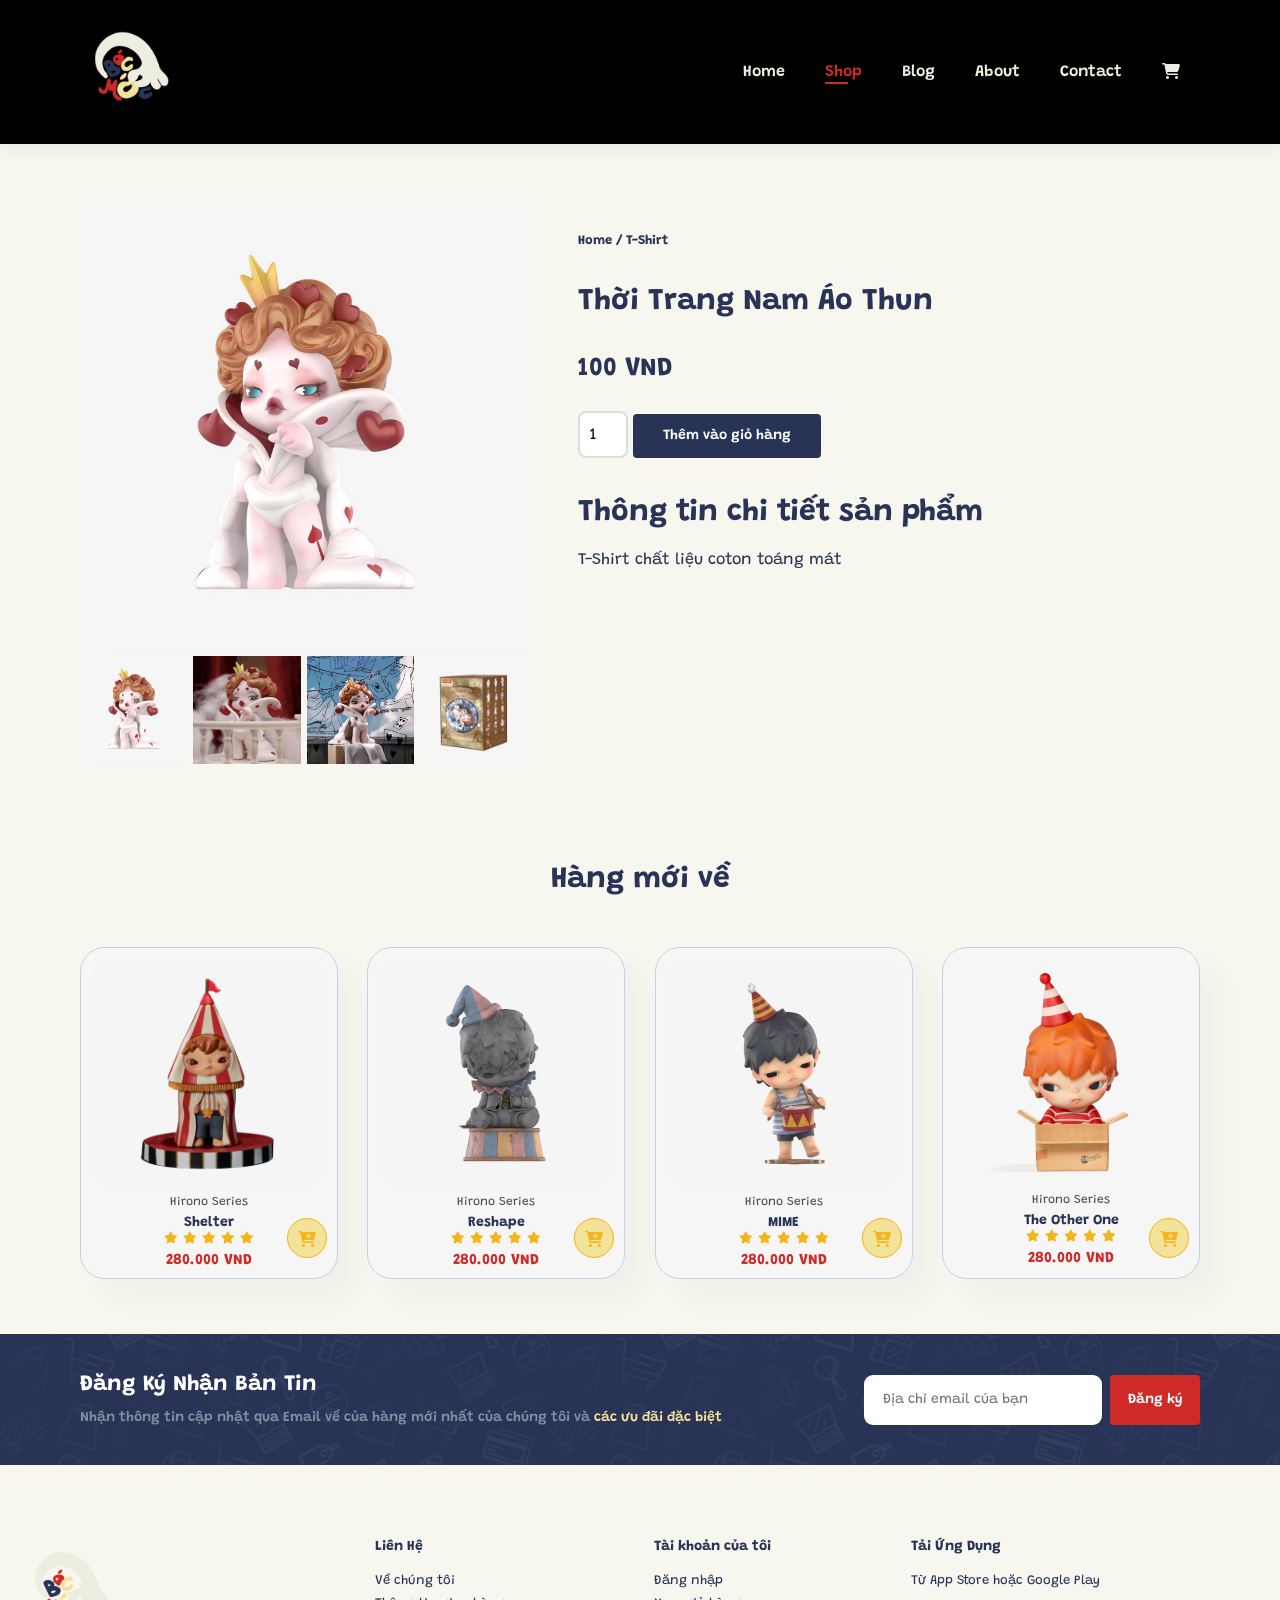
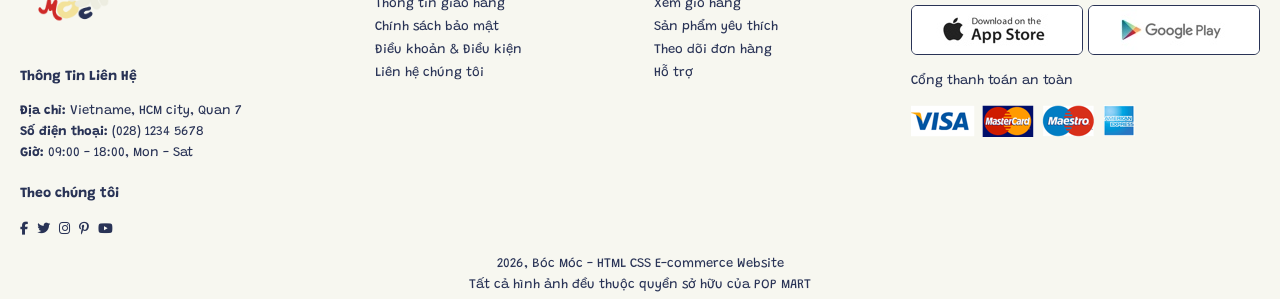
<file: sproduct.html>
<!DOCTYPE html>
<html lang="en">

<head>
    <meta charset="UTF-8">
    <meta http-equiv="X-UA-Compatible" content="IE=edge">
    <meta name="viewport" content="width=device-width, initial-scale=1.0">
    <link rel="stylesheet" href="https://cdnjs.cloudflare.com/ajax/libs/font-awesome/6.2.0/css/all.min.css">
    <link rel="preconnect" href="https://fonts.googleapis.com">
    <link rel="preconnect" href="https://fonts.gstatic.com" crossorigin>
    <link href="https://fonts.googleapis.com/css2?family=Grandstander:ital,wght@0,100..900;1,100..900&display=swap" rel="stylesheet">
    <title>Bóc Móc</title>
    <link rel="stylesheet" href="style.css">
</head>

<body>
    <!-- Header -->
    <section id="header">
        <a href="index.html"><img src="img/logomoi.png" class="logo"> </a>

        <div>
            <ul id="navbar">
                <li><a href="index.html"> Home</a></li>
                <li><a class="active" href="shop.html">Shop</a></li>
                <li><a href="blog.html">Blog</a></li>
                <li><a href="about.html">About</a></li>
                <li><a href="contact.html">Contact</a></li>
                <li id="lg-bag"><a href="cart.html" id="cart-icon"><i class="fa-solid fa-cart-shopping"></i></a></li>
                <a href="#" id="close"><i class="fa-solid fa-xmark"></i></a>
            </ul>
            </div>
            <div id="mobile">
                <a href="cart.html" id="cart-icon-mobile"><i class="fa-solid fa-cart-shopping"></i></a>
                <i id="bar" class="fas fa-outdent"></i>
            </div>
    </section>

    <!-- Product details -->
    <section id="prodetails" class="section-p1">
        <div class="single-pro-image">
            <img width="100%" id="MainImg">
            <img width="100%" id="NextImg" style="position: absolute; top: 0; left: 0; opacity: 0; transition: opacity 0.3s ease-in-out;">

            <div class="small-img-group">
                <div class="small-img-col">
                    <img width="100%" class="small-img">
                </div>
                <div class="small-img-col">
                    <img width="100%" class="small-img">
                </div>
                <div class="small-img-col">
                    <img width="100%" class="small-img">
                </div>
                <div class="small-img-col">
                    <img width="100%" class="small-img">
                </div>
            </div>
        </div>
        <div class="single-pro-details">
            <h6 id="breadcrumb">Home / T-Shirt</h6>
            <h4 id="product-title">Thời Trang Nam Áo Thun</h4>
            <h2 id="product-price">$100</h2>

            <input type="number" value="1" id="product-quantity">
            <button class="normal" id="add-to-cart-detail">Thêm vào giỏ hàng</button>
            <h4>Thông tin chi tiết sản phẩm</h4>
            <span id="product-description">T-Shirt chất liệu coton toáng mát</span>
        </div>
    </section>

        <!-- New Product -->
    <section id="product1" class="section-p1">
    <h2>Hàng mới về</h2>
    <div class="pro-container">
        <div class="pro" data-id="5" data-name="Shelter" data-price="280000" data-img="img/products/3.5.png" data-description="Shelter
Shelter xoay quanh nhu cầu tìm kiếm một nơi an toàn về mặt tinh thần.
Series thể hiện Hirono trong những không gian nhỏ, kín hoặc được bao bọc, tượng trưng cho sự bảo vệ và mong muốn được che chở. Chủ đề này phản ánh rất rõ khía cạnh nội tâm của nhân vật – sự mong manh và nhu cầu thuộc về một nơi nào đó. 
Thiết kế sử dụng hình khối đơn giản nhưng giàu tính biểu tượng, tạo cảm giác ấm áp nhưng không kém phần cô đơn.
">
            <img src="img/products/3.5.png" alt="">
            <div class="des">
                <span>Hirono Series</span>
                <h5>Shelter</h5>
                    <div class="star">
                        <i class="fas fa-star"></i>
                        <i class="fas fa-star"></i>
                        <i class="fas fa-star"></i>
                        <i class="fas fa-star"></i>
                        <i class="fas fa-star"></i>
                    </div>
                    <h4>280.000 VND</h4>
                </div>
                <a href="#"><i class="fa-solid fa-cart-plus cart"></i></a>
        </div>

        <div class="pro" data-id="6" data-name="Reshape" data-price="280000" data-img="img/products/3.6.png" data-description="Reshape
Reshape là hành trình tái định hình bản thân – nơi mỗi thay đổi đều đi kèm với mất mát và trưởng thành.
Thiết kế thể hiện rõ điều này thông qua các chi tiết như cơ thể bị khâu lại, biến dạng hoặc tái cấu trúc. Mỗi figure đại diện cho một trạng thái trong quá trình phát triển, từ tổn thương đến hồi phục.
Series sử dụng hình ảnh như một phép ẩn dụ cho việc con người liên tục thay đổi để thích nghi và hoàn thiện chính mình.
">
            <img src="img/products/3.6.png" alt="">
            <div class="des">
                <span>Hirono Series</span>
                <h5>Reshape</h5>
                    <div class="star">
                        <i class="fas fa-star"></i>
                        <i class="fas fa-star"></i>
                        <i class="fas fa-star"></i>
                        <i class="fas fa-star"></i>
                        <i class="fas fa-star"></i>
                    </div>
                    <h4>280.000 VND</h4>
                </div>
                <a href="#"><i class="fa-solid fa-cart-plus cart"></i></a>
        </div>

        <div class="pro" data-id="7" data-name="MIME" data-price="280000" data-img="img/products/3.7.jpg" data-description="Mime
Lấy cảm hứng từ nghệ thuật kịch câm, Mime tập trung vào việc truyền tải cảm xúc mà không cần biểu đạt trực tiếp.
Nhân vật trong series thường có biểu cảm tối giản, nhưng lại được đặt trong những tình huống giàu ẩn ý, buộc người xem phải tự diễn giải câu chuyện. Đây là một dòng mang tính nghệ thuật cao, nhấn mạnh vào sự im lặng và những cảm xúc khó gọi tên.
">
            <img src="img/products/3.7.jpg" alt="">
            <div class="des">
                <span>Hirono Series</span>
                <h5>MIME</h5>
                    <div class="star">
                        <i class="fas fa-star"></i>
                        <i class="fas fa-star"></i>
                        <i class="fas fa-star"></i>
                        <i class="fas fa-star"></i>
                        <i class="fas fa-star"></i>
                    </div>
                    <h4>280.000 VND</h4>
                </div>
                <a href="#"><i class="fa-solid fa-cart-plus cart"></i></a>
        </div>

        <div class="pro" data-id="8" data-name="The Other One" data-price="280000" data-img="img/products/3.8.png" data-description="The Other One
The Other One khai thác khái niệm “bản ngã thứ hai” – phần con người mà chúng ta không thường thể hiện ra bên ngoài.
Thiết kế thể hiện sự đối lập thông qua hình dáng, biểu cảm hoặc cấu trúc nhân vật, tạo nên cảm giác phân tách giữa hai trạng thái tồn tại. Series mang tính tâm lý rõ rệt, phản ánh sự phức tạp trong nhận thức và bản sắc cá nhân.
">
            <img src="img/products/3.8.png" alt="">
            <div class="des">
                <span>Hirono Series</span>
                <h5>The Other One</h5>
                    <div class="star">
                        <i class="fas fa-star"></i>
                        <i class="fas fa-star"></i>
                        <i class="fas fa-star"></i>
                        <i class="fas fa-star"></i>
                        <i class="fas fa-star"></i>
                    </div>
                    <h4>280.000 VND</h4>
                </div>
                <a href="#"><i class="fa-solid fa-cart-plus cart"></i></a>
        </div>

    </div>
    </section>

      <!-- Newsletter -->
       <section id="newsletter" class="section-p1 section-m1">
        <div class="newstext">
            <h4>Đăng Ký Nhận Bản Tin</h4>
            <p>Nhận thông tin cập nhật qua Email về của hàng mới nhất của chúng tôi và <span>các ưu đãi đặc biệt</span></p>
        </div>
        <div class="form">
            <input type="email" placeholder="Địa chỉ email của bạn">
            <button class="normal">Đăng ký</button>
        </div>
       </section>

       <!-- Footer -->
        <footer id="footer">
            <div class="col">
                <img class="logo" src="img/logomoi.png">
                <h4>Thông Tin Liên Hệ</h4>
                <p><strong>Địa chỉ:</strong> Vietname, HCM city, Quan 7</p>
                <p><strong>Số điện thoại:</strong> (028) 1234 5678</p>
                <p><strong>Giờ:</strong> 09:00 - 18:00, Mon - Sat</p>
                <div class="follow">
                    <h4>Theo chúng tôi</h4>
                    <div class="icon">
                        <a href="https://facebook.com"><i class="fab fa-facebook-f"></i></a>
                        <a href="https://twitter.com"><i class="fab fa-twitter"></i></a>
                        <a href="https://instagram.com"><i class="fab fa-instagram"></i></a>
                        <a href="https://pinterest.com"><i class="fab fa-pinterest-p"></i></a>
                        <a href="https://youtube.com"><i class="fab fa-youtube"></i></a>
                    </div>
                </div>
            </div>

            <div class="col">
                <h4>Liên Hệ</h4>
                <a href="about.html">Về chúng tôi</a>
                <a href="contact.html">Thông tin giao hàng</a>
                <a href="contact.html">Chính sách bảo mật</a>
                <a href="contact.html">Điều khoản & Điều kiện</a>
                <a href="contact.html">Liên hệ chúng tôi</a>
            </div>
            <div class="col">
                <h4>Tài khoản của tôi</h4>
                <a href="index.html">Đăng nhập</a>
                <a href="cart.html">Xem giỏ hàng</a>
                <a href="shop.html">Sản phẩm yêu thích</a>
                <a href="contact.html">Theo dõi đơn hàng</a>
                <a href="contact.html">Hỗ trợ</a>
            </div>
            <div class="col install">
                <h4>Tải Ứng Dụng</h4>
                <p>Từ App Store hoặc Google Play</p>
                <div class="row">
                    <img src="img/pay/app.jpg" onclick="window.location.href='https://apps.apple.com/vn/app/pop-mart/id1594346256'">
                    <img src="img/pay/play.jpg" onclick="window.location.href='https://play.google.com/store/apps/details?id=com.popmart.global&hl=vi&pli=1'">
                </div>
                <p>Cổng thanh toán an toàn</p>
                <img src="img/pay/pay.png" onclick="window.location.href='checkout.html'">
            </div>


            <div class="copyright">
                <p>2026, Bóc Móc - HTML CSS E-commerce Website</p>
                <p>Tất cả hình ảnh đều thuộc quyền sở hữu của POP MART</p>
            </div>
        </footer>
        <script src="script.js"></script>
</body>

</html>
</file>
<file: style.css>
@import url('https://fonts.googleapis.com/css2?family=Grandstander:ital,wght@0,100..900;1,100..900&display=swap');

* {
    margin: 0;
    padding: 0;
    box-sizing: border-box;
    font-family: "Grandstander", cursive;
}

html {
    scroll-behavior: smooth;
    background-color: #f7f7f0;
}

h1 {
    font-size: 70px;
    line-height: 64px;
    color: #222;
}

h2 {
    font-size: 30px;
    line-height: 64px;
    color: #222;
}

h4 {
    font-size: 30px;
    color: #222;
}

h6 {
    font-weight: 700;
    font-size: 13px;
}

p {
    font-size: 13px;
    color: #465b52;
}

.section-p1 {
    padding: 40px 80px;
}

.section-m1 {
    margin: 40px 0;
}

button.normal {
    font-size: 14px;
    font-weight: 600;
    padding: 15px 30px;
    color: #293356;
    background-color: #fff;
    border-radius: 4px;
    cursor: pointer;
    border: none;
    outline: none;
    transition: 0.3s ease;
}

button.normal:hover {
    background-color: #CF2A28;
    color: #fff;
    transform: translateY(-2px);
    box-shadow: 0 4px 12px rgba(0, 0, 0, 0.15);
}

button.white {
    font-size: 13px;
    font-weight: 600;
    padding: 11px 18px;
    color: #fff;
    background-color: transparent;
    cursor: pointer;
    border: 1px solid #fff;
    outline: none;
    transition: 0.3s ease;
}

button.white:hover {
    background-color: #fff;
    color: #293356;
    transform: translateY(-2px);
    box-shadow: 0 4px 12px rgba(0, 0, 0, 0.15);
}



body {
    width: 100%;
}

/* Header */
.logo {
    width: 100px;
    height: auto;
}
#bar {
    padding: 10px;
    cursor: pointer;
}
#header {
    display: flex;
    align-items: center;
    justify-content: space-between;
    padding: 20px 80px;
    background: #000000;
    box-shadow: 0 5px 15px rgba(0, 0, 0, 0.06);
    z-index: 999;
    position: sticky;
    top: 0;
    left: 0;
}

#navbar {
    display: flex;
    align-items: center;
    justify-content: center;
}

#navbar li {
    list-style: none;
    padding: 0 20px;
    position: relative;
}

#navbar li a {
    text-decoration: none;
    font-size: 16px;
    font-weight: 600;
    color: #EDEDE1;
    transition: 0.3s ease;
}

#navbar li a:hover,
#navbar li a.active {
    color: #CF2A28;
}

#navbar li a.active::after,
#navbar li a.hover::after {
    content: "";
    width: 30%;
    background: #CF2A28;
    height: 2px;
    position: absolute;
    bottom: -4px;
    left: 20px;
}

/* Responsive Mobile */
#mobile {
    display: none;
    align-items: center;
}

#close {
    display: none;
    color:#F3E29A;
}

/* Home Page */
#hero {
    background-image: url("img/hero4moi.png");
    height: 90vh;
    width: 100%;
    background-size: cover;
    background-position: top 25% right 0;
    padding: 0 80px;
    display: flex;
    flex-direction: column;
    align-items: flex-start;
    justify-content: center;
}

#hero h1 {
    color: #F3E29A;
}

#hero h2 {
    color: #EDEDE1;
}

#hero button {
    background-image: url("img/button.png");
    background-color: transparent;
    color: #EDEDE1;
    padding: 14px 80px 14px 65px;
    cursor: pointer;
    font-weight: 700;
    font-size: 15px;
    border: 0;
    transition: 0.3s ease;
}

#hero button:hover {
    transform: translateY(-3px) scale(1.05);
    box-shadow: 0 6px 20px rgba(0, 0, 0, 0.3);
}

/* Features */
#feature{
    display:flex;
    align-items: center;
    justify-content: space-between;
    flex-wrap: wrap;
    padding: 40px 80px;
}
#feature .fe-box{
    width: 180px;
    text-align: center;
    padding: 25px 15px;
    box-shadow: 20px 20px 34px rgba(0, 0, 0, 0.1);
    border-radius: 10px;
    margin: 15px 0;
    background-color: #ffffff;
    border: 1px solid #cccce7;
    transition: 0.4s ease;
}
#feature .fe-box:hover{
    transition: box-shadow 0.4s ease;
    box-shadow: 20px 20px 34px rgba(0, 0, 0, 0.3);
}
#feature .fe-box img{
    width: 100%;
    margin-bottom: 10px;
}
#feature .fe-box h6{
    display: inline-block;
    padding: 9px 8px 6px 8px;
    line-height: 1;
    border-radius: 4px;
    color:#293356;
}

/* Product */
#product1 {
    text-align: center;
}

#product1 h2 {
    color: #293356;
}

#product1 .pro-container {
    display: flex;
    justify-content: space-between;
    padding-top: 20px;
    flex-wrap: wrap;
}

#product1 .pro {
    width: 23%;
    min-width: 250px;
    padding: 10px 12px;
    border: 1px solid #cccce7;
    border-radius: 25px;
    cursor: pointer;
    box-shadow: 20px 20px 30px rgba(0, 0, 0, 0.03);
    margin: 15px 0;
    transition: 0.2s ease;
    position: relative;
    background-color: #F6F6F6;
}

#product1 .pro:hover {
    box-shadow: 20px 20px 30px rgba(0, 0, 0, 0.3);
}

#product1 .pro img {
    width: 100%;
    border-radius: 20px;
}

#product .pro .des {
    text-align: start;
    padding: 10px 0;
}

#product1 .pro .des span {
    color: #4b4b5c;
    font-size: 12px;
}

#product1 .pro .des h5 {
    padding-top: 7px;
    color: #293356;
    font-size: 14px;
}

#product1 .pro .des p {
    font-size: 12px;
    color: #465b52;
    margin: 5px 0;
    line-height: 1.3;
}

#product1 .pro .des i {
    font-size: 12px;
    color: #f3b519;
}

#product1 .pro .des h4 {
    padding-top: 7px;
    font-size: 15px;
    font-weight: 700;
    color: #CF2A28;
}

#product1 .pro .cart {
    width: 40px;
    height: 40px;
    line-height: 40px;
    border-radius: 50px;
    background-color: #F3E29A;
    color: #f3b519;
    border: 1px solid #f3b519;
    position: absolute;
    bottom: 20px;
    right: 10px;
}

/* Banner Small */
#about {
    display: flex;
    flex-direction: column;
    justify-content: center;
    align-items: center;
    text-align: center;
    background-image: linear-gradient(rgba(0,0,0,0.5), rgba(0,0,0,0.2)),
    url("img/banner/b2moi.png");
    width: 100%;
    height: 40vh;
    background-size: cover;
    background-position: center;
    margin: 0;
}

#about h4 {
    color: #f7f7f0;
    font-size: 20px;
    padding-bottom: 20px;
}

#about h2 {
    color: #F3E29A;
    font-size: 30px;
}

#about button {
    background: #293356;
    color: #fff;
    border: none;
    padding: 15px 30px;
    border-radius: 4px;
    cursor: pointer;
    font-weight: 600;
    transition: 0.3s ease;
}

#about button:hover {
    background: #CF2A28;
    color: #f7f7f0;
    transform: translateY(-2px);
    box-shadow: 0 4px 12px rgba(0, 0, 0, 0.15);
}

/* Small banner 2 */
#collections {
    display: flex;
    justify-content: flex-start;
    flex-wrap: wrap;
    gap: 20px;
    padding: 20px 80px;
}

#collections .banner-box {
    display: flex;
    flex-direction: column;
    justify-content: center;
    align-items: flex-start;
    background-image: url("img/banner/6.1.png");
    flex: 1 1 30%;
    min-width: 220px;
    height: 50vh;
    background-size: cover;
    background-position: center;
    padding: 30px;
}

#collections .banner-box2 {
    background-image: url("img/banner/6.2.png");
}

#collections h4 {
    color: #fff;
    font-size: 20px;
    font-weight: 300;
}
#collections h2 {
    color: #fff;
    font-size: 35px;
    font-weight: 800;
    padding-bottom: -15px;
}

#collections span {
    color: #fff;
    font-size: 14px;
    font-weight: 500;
    padding-bottom: 15px;
}

#collections button {
    background: transparent;
    color: #fff;
    border: 1px solid #fff;
    padding: 11px 18px;
    border-radius: 4px;
    cursor: pointer;
    font-weight: 600;
    transition: 0.3s ease;
}

#collections .banner-box:hover button {
    background: #F3E29A;
    border: 1px solid #F3E29A;
    color: #293356;
    transform: translateY(-2px);
    box-shadow: 0 4px 12px rgba(0, 0, 0, 0.15);
}

/* Small 3 banner */
#more-collections {
    display: flex;
    justify-content: space-between;
    flex-wrap: wrap;
    gap: 20px;
    padding: 0 80px 50px 80px;
}

#more-collections .banner-box {
    display: flex;
    flex-direction: column;
    justify-content: center;
    align-items: flex-start;
    background-image: url("img/banner/6.3.png");
    flex: 1 1 30%;
    min-width: 220px;
    height: 30vh;
    background-size: cover;
    background-position: center;
    padding: 20px;
    margin-bottom: 20px;
}

#more-collections .banner-box2 {
    background-image: url("img/banner/6.4.png");
}

#more-collections .banner-box3 {
    background-image: url("img/banner/6.5.png");
}

#more-collections span {
    color: #fff;
    font-size: 14px;
    padding-bottom: -20px;
}
#more-collections h2 {
    color: #fff;
    font-weight: 900;
    font-size: 22px;
    padding-bottom: -20px;
}

#more-collections h3 {
    color: #fff;
    font-weight: 800;
    font-size: 15px;
    padding-bottom: -20px;
}

/* Newsletter */
#newsletter {
    display: flex;
    justify-content: space-between;
    flex-direction: wrap;
    align-items: center;
    background-image: url("img/banner/b14.png");
    background-repeat: repeat-x;
    background-position: 20% 30%;
    background-color: #293356;
}

#newsletter h4 {
    font-size: 22px;
    font-weight: 700;
    color: #fff;
    padding-bottom: 15px;
}

#newsletter p {
    font-size: 14px;
    font-weight: 600;
    color: #818ea0;
}

#newsletter p span {
    color: #F3E29A;
}

#newsletter .form {
    display: flex;
    width: 30%;
    gap: 8px;
    align-items: center;
}

#newsletter input {
    height: 3.125rem;
    padding: 0 1.25em;
    font-size: 14px;
    width: 100%;
    border: 1px solid transparent;
    border-radius: 9px;
    outline: none;
}

#newsletter button {
    height: 3.125rem;
    padding: 0 1.25em;
    background-color: #CF2A28;
    color: #fff;
    white-space:nowrap;
    border-radius: 9;
    transition: 0.3s ease;
}

#newsletter button:hover {
    background-color: #b02420;
    transform: translateY(-2px);
    box-shadow: 0 4px 12px rgba(0, 0, 0, 0.15);
}

#newsletter.section-m1 {
    margin: 0;
}

/* Footer */
footer#footer {
    display: flex;
    flex-wrap: wrap;
    justify-content: space-between;
    padding: 75px 20px 0 20px;
}

footer .col {
    display: flex;
    flex-direction: column;
    align-items: flex-start;
    margin-bottom: 20px;
}

footer .logo {
    margin-bottom: 30px;
}

footer h4 {
    font-size: 14px;
    padding-bottom: 20px;
    color: #293356;
}

footer p {
    font-size: 13px;
    margin: 0 0 8px 0;
    color: #293356;
}

footer a {
    font-size: 13px;
    text-decoration: none;
    color: #293356;
    margin-bottom: 10px;
}

footer .follow {
    margin-top: 20px;
}

footer .follow i {
    color: #293356;
    padding-right: 4px;
    cursor: pointer;
}

footer .install .row img {
    border-radius: 6px;
    border: 1px solid #293356;
}

footer .install img {
    margin: 10px 0 15px 0;
}


footer .follow i:hover,
footer a:hover {
    color: #CF2A28;
}

footer .copyright {
    width: 100%;
    text-align: center;

}

/* Shop Page */
#page-header {
    display: flex;
    flex-direction: column;
    justify-content: center;
    align-items: center;
    text-align: center;
    background-image: linear-gradient(rgba(0,0,0,0.5), rgba(0,0,0,0.2)),
    url("img/banner/b2moi.png");
    width: 100%;
    height: 40vh;
    background-size: cover;
    background-position: center;
    margin: 0;
}

#page-header h2 {
    font-size: 50px;
    color: #F3E29A
}

#page-header p {
    font-size: 14px;
    font-weight: 500;
    padding-top: 10px;
    color: #fff;
}
 
/* Phan Trang */        /*cho thêm lệnh hover, có thêm gạch dưới ở chân số khi hover qua nút. cho khác màu nữa */
#pagination {
    text-align: center;
}

#pagination a {
    text-decoration: none;
    background-color: #293356;
    padding: 15px 20px;
    border-radius: 4px;
    color: #fff;
    font-weight: 500;
    position: relative;
    transition: all 0.3s ease;
}

#pagination a.active::after {
    content: '';
    position: absolute;
    bottom: -5px;
    left: 50%;
    width: 0;
    height: 3px;
    background-color: #293356;
    transform: translateX(-50%);
    animation: underlineGrow 0.5s ease forwards;
}

@keyframes underlineGrow {
    from {
        width: 0;
    }
    to {
        width: 30px;
    }
}

#pagination a:hover {
    background-color: #3a4a6b;
}

#pagination a.active {
    background-color: #3a4a6b;
}

/*Product details*/
#prodetails {
    display: flex;
    margin-top: 20px;
}

#prodetails .single-pro-image {
    width: 40%;
    margin-right: 50px;
    position: relative;
}

#prodetails .single-pro-image img {
    width: 100%;
    transition: opacity 0.1s ease-in-out;
    opacity: 1;
}

.small-img-group {
    display: flex;
    justify-content: space-between;
}

.small-img-col {
    flex-basis: 24%;
    cursor: pointer;
}

#prodetails .single-pro-details {
    color:#293356;
    width: 50%;
    padding-top: 30px;
}

#prodetails .single-pro-details h4 {
    padding: 40px 0 20px 0;
    color:#293356;
}

#prodetails .single-pro-details h2 {
    font-size: 26px;
    color:#293356;
}

#prodetails .single-pro-details select {
    display: block;
    padding: 5px 10px;
    margin-bottom: 10px;
}

#prodetails .single-pro-details input {
    width: 50px;
    height: 47px;
    padding-left: 10px;
    font-size: 16px;
    margin-top: 10px;
    border: 2px solid #ddd;
    border-radius: 8px;
    background-color: #fff;
    transition: border-color 0.3s ease, box-shadow 0.3s ease;
}

#prodetails .single-pro-details input:focus {
    outline: none;
    border-color: #CF2A28;
    box-shadow: 0 0 0 3px rgba(207, 42, 40, 0.1);
}

#prodetails .single-pro-details input:focus {
    outline: none;
}

#prodetails .single-pro-details button {
    background: #293356;
    color: #fff;
    transition: 0.3s ease;
}

#prodetails .single-pro-details button:hover {
    background: #CF2A28;
    transform: translateY(-2px);
    box-shadow: 0 4px 8px rgba(0, 0, 0, 0.2);
}

#prodetails .single-pro-details span {
    line-height: 25px;
}

/* Blog Page */
#page-header.blog-header {
    background-image: linear-gradient(rgba(0,0,0,0.5), rgba(0,0,0,0.2)), url("img/banner/Blog.png");    /* change the banner image */
}

#blog {
    padding: 150px 150px 0 150px;
}

#blog .blog-box {
    display: flex;
    align-items: center;
    width: 100%;
    position: relative;
    padding-bottom: 90px;
}

#blog .blog-img {
    width: 50%;
    margin-right: 40px;
}

#blog img {
    width: 100%;
    height: 300px;
    object-fit: cover;
}

#blog .blog-details {
    width: 50%;
}

#blog .blog-details a {
    text-decoration: none;
    font-size: 11px;
    color: #293356;
    font-weight: 700;
    position: relative;
    transition: 0.3s;
}

#blog .blog-details a::after {
    content: "";
    width: 50px;
    height: 1px;
    background-color: #293356;
    position: absolute;
    top: 4px;
    right: -60px;
}

#blog .blog-details a:hover {
    color: #CF2A28;
}

#blog .blog-details a:hover::after {
    background-color: #CF2A28;
}

#blog .blog-box h1 {
    position: absolute;
    top: -40px;
    left: 0;
    font-size: 70px;
    font-weight: 700;
    color: #F3E29A;
    z-index: -9;
}

#blog .blog-details h4, p {
    color:#293356
}
/* Blog Detail Page */
#page-header.blog-header {
    background-image: linear-gradient(rgba(0,0,0,0.5), rgba(0,0,0,0.2)), url("img/banner/Blog.png");    /* change the banner image */
}
#blog-detail {
    padding: 40px 80px;
}

.blog-detail-container {
    display: flex;
    gap: 50px;
    align-items: flex-start;
}

.blog-detail-image {
    flex: 1;
    max-width: 500px;
}

.blog-detail-image img {
    width: 100%;
    height: auto;
    border-radius: 10px;
    box-shadow: 0 5px 15px rgba(0, 0, 0, 0.1);
}

.blog-detail-content {
    flex: 1;
    max-width: 600px;
}

.blog-meta {
    display: flex;
    gap: 20px;
    margin-bottom: 20px;
    font-size: 14px;
    color: #666;
}

.blog-meta span {
    padding: 5px 10px;
    background-color: #f5f5f5;
    border-radius: 5px;
}

#blog-detail h2 {
    color: #293356;
    margin-bottom: 30px;
    font-size: 32px;
}

#blog-content {
    line-height: 1.8;
    color: #465b52;
}

#blog-content p {
    margin-bottom: 20px;
}

#blog-content ul {
    margin-bottom: 20px;
    padding-left: 20px;
}

#blog-content li {
    margin-bottom: 10px;
}

#blog-content strong {
    color: #293356;
}

.blog-navigation {
    margin-top: 40px;
    padding-top: 30px;
    border-top: 1px solid #ddd;
}

.back-to-blog {
    display: inline-block;
    padding: 12px 24px;
    background-color: #293356;
    color: #fff;
    text-decoration: none;
    border-radius: 5px;
    transition: 0.3s ease;
}

.back-to-blog:hover {
    background-color: #CF2A28;
    transform: translateY(-2px);
    box-shadow: 0 4px 12px rgba(0, 0, 0, 0.15);
}

#blog {
    padding: 150px 150px 0 150px;
}

#blog .blog-box {
    display: flex;
    align-items: center;
    width: 100%;
    position: relative;
    padding-bottom: 90px;
}

#blog .blog-img {
    width: 50%;
    margin-right: 40px;
}

#blog img {
    width: 100%;
    height: 300px;
    object-fit: cover;
}

#blog .blog-details {
    width: 50%;
}

#blog .blog-details a {
    text-decoration: none;
    font-size: 11px;
    color: #293356;
    font-weight: 700;
    position: relative;
    transition: 0.3s;
}

#blog .blog-details a::after {
    content: "";
    width: 50px;
    height: 1px;
    background-color: #293356;
    position: absolute;
    top: 4px;
    right: -60px;
}

#blog .blog-details a:hover {
    color: #CF2A28;
}

#blog .blog-details a:hover::after {
    background-color: #CF2A28;
}

#blog .blog-box h1 {
    position: absolute;
    top: -40px;
    left: 0;
    font-size: 70px;
    font-weight: 700;
    color: #F3E29A;
    z-index: -9;
}

#blog .blog-details h4, p {
    color:#293356
}

/* About Page */
#page-header.about-header {
    background-image: linear-gradient(rgba(0,0,0,0.5), rgba(0,0,0,0.2)), url("img/banner/About.png");    /* change the banner image */
}
#about-head h2 {
    color: #293356;
}

#about-head p {
    color: #293356;
}

#about-head abbr {
    color: #293356;
}

#about-head marquee {
    color: #CF2A28;
}
#about-head {
    display: flex;
    align-items: center;
}

#about-head img {
    width: 50%;
    height: auto;
}

#about-head div {
    padding-left: 40px;
}

#about-app {
    text-align: center;
}

#about-app h1 {
    color: #293356;
}

#about-app a {
    text-decoration: underline;
    color: #CF2A28;
}

#about-app .video {
    width: 70%;
    height: 100%;
    margin: 30px auto 0 auto;
}

#about-app .video video {
    width: 100%;
    height: 100%;
    border-radius: 20px;
}

/* Contact Page */
#page-header.contact-header {
    background-image: linear-gradient(rgba(0,0,0,0.5), rgba(0,0,0,0.2)), url("img/banner/Contact.png");    /* change the banner image */
}

#contact-details {
    display: flex;
    align-items: center;
    justify-content: space-between;
}

#contact-details .details {
    width: 40%;
    color: #293356;
}

#contact-details .details span,
#form-details form span {
    font-size: 12px;
}

#contact-details .details h2,
#form-details form h2 {
    font-size: 26px;
    line-height: 35px;
    padding: 20px 0;
    color: #293356;
}

#contact-details .details h3 {
    font-size: 16px;
    padding-bottom: 15px;
    color: #293356;
}

#contact-details .details li {
    list-style: none;
    display: flex;
    padding: 10px 0;
}

#contact-details .details li i {
    font-size: 14px;
    padding-right: 22px;
}
#contact-details .details li p {
    margin: 0;
    font-size: 14px;
}

#contact-details .map {
    width: 55%;
    height: 400px;
}

#contact-details .map iframe {
    width: 100%;
    height: 100%;
}

#form-details {
    display: flex;
    justify-content: space-between;
    margin: 30px;
    padding: 80px;
    border: 1px solid #293356;
    gap: 40px;
}

#form-details form {
    width: 100%;
    display: flex;
    flex-direction: column;
    align-items: flex-start;
    
}

#form-details form input,
#form-details form textarea {
    width: 100%;
    padding: 12px 15px;
    outline: none;
    margin-bottom: 20px;
    border: 1px solid #293356;
}

#form-details form button {
    background-color: #CF2A28;
    color:#F3E29A;
    transition: 0.3s ease;
}

#form-details form button:hover {
    background-color: #b02420;
    transform: translateY(-2px);
    box-shadow: 0 4px 12px rgba(0, 0, 0, 0.15);
}

/* Cart Page */
#page-header.cart-header {
    background-image: linear-gradient(rgba(0,0,0,0.5), rgba(0,0,0,0.2)), url("img/banner/Cart.png");    /* change the banner image */
}
#cart {
    overflow-x: auto;
}

#cart table {
    width: 100%;
    border-collapse: collapse;
    table-layout: fixed;
    white-space: nowrap;
}

#cart table img {
    width: 70px;
}

#cart table td:nth-child(1) {
    width: 100px;
    text-align: center;
}

#cart table td:nth-child(2) {
    width: 150px;
    text-align: center;
}

#cart table td:nth-child(3) {
    width: 250px;
    text-align: center;
}

#cart table td:nth-child(4),
#cart table td:nth-child(5),
#cart table td:nth-child(6) {
    width: 150px;
    text-align: center;
}

#cart table td:nth-child(5) input {
    width: 70px;
    padding: 10px 5px 10px 15px;
    border: 2px solid #ddd;
    border-radius: 6px;
    background-color: #fff;
    font-size: 14px;
    transition: border-color 0.3s ease, box-shadow 0.3s ease;
}

.quantity-control {
    display: inline-flex;
    align-items: center;
    justify-content: center;
    gap: 6px;
}

.quantity-control button {
    width: 32px;
    height: 32px;
    border: 1px solid #ddd;
    border-radius: 8px;
    background-color: #fff;
    color: #333;
    font-size: 18px;
    line-height: 1;
    cursor: pointer;
    transition: border-color 0.2s ease, background-color 0.2s ease;
}

.quantity-control button:hover {
    border-color: #CF2A28;
    background-color: #f8f0ef;
}

#cart table td:nth-child(5) input:focus {
    outline: none;
    border-color: #CF2A28;
    box-shadow: 0 0 0 3px rgba(207, 42, 40, 0.1);
}

#cart table thead {
    border: 1px solid #e2e9e1;
    border-left: none;
    border-right: none;
}

#cart table thead td {
    font-weight: 700;
    text-transform: uppercase;
    font-size: 13px;
    padding: 13px;
    padding: 18px 0;
}

#cart table tbody tr td {
    padding-top: 15px;
}

#cart table tbody td {
    font-size: 13px;
}

#cart-add {
    display: flex;
    flex-wrap: wrap;
    justify-content: space-between;
}

#coupon h3,
#subtotal h3 {
    padding-bottom: 15px;
}

#coupon input {
    padding: 10px 20px;
    outline: none;
    width: 60%;
    margin-right: 10px;
    border: 1px solid #e2e9e1;
}

#coupon button,
#subtotal button {
    background-color: #293356;
    color: #fff;
    padding: 12px 20px;
    transition: 0.3s ease;
}

#coupon button:hover,
#subtotal button:hover {
    background-color: #CF2A28;
    transform: translateY(-2px);
    box-shadow: 0 4px 12px rgba(0, 0, 0, 0.15);
}

#cart-coupon-message {
    margin-top: 10px;
    font-size: 14px;
    min-height: 20px;
}

#cart-coupon-message.success {
    color: #28a745;
}

#cart-coupon-message.error {
    color: #dc3545;
}

#subtotal {
    width: 50%;
    margin-bottom: 30px;
    border: 1px solid #e2e9e1;
    padding: 30px;
}

#subtotal table {
    border-collapse: collapse;
    width: 100%;
    margin-bottom: 20px;
}

#subtotal table td {
    width: 50%;
    border: 1px solid #e2e9e1;
    padding: 10px;
    font-size: 13px;
}






/* Start Media Queries */

@media (max-width: 799px) {
    .section-p1 {
        padding: 40px 40px;
    }

    #navbar {
        display: flex;
        flex-direction: column;
        align-items: flex-start;
        justify-content: flex-start;
        position: fixed;
        top: 0px;
        right: -300px;
        height: 100vh;
        width: 300px;
        background-color: #000;
        box-shadow: 0 40px 60px rgba(0, 0, 0, 0.1);
        padding: 80px 0 0 10px;
        transition: 0.3s ease;
    }
    #navbar.active {
        right: 0;
    }
    #navbar li{
        margin-bottom: 25px;
    }

    #mobile {
        display: flex;
        align-items: center;
    }
    #mobile i {
        color: #EDEDE1;
        font-size: 24px;
        padding-left: 20px;
    }

    #close {
        display: initial;
        position: absolute;
        top: 30px;
        left: 30px;
        color:#e2e9e1;
        font-size: 24px;
    }

    #lg-bag {
        display: none;
    }

    #hero {
        height: 70vh;
        padding: 0 80px;
        background-position: top 30% right 30%;
    }

    #feature {
        justify-content: center;
    }

    #product1 .pro-container {
        justify-content: center;
    }

    #product1 .pro {
        margin: 15px;
    }
    #banner {
        height: 20vh;
    }
    #sm-banner .banner-box {
        min-width: 100%;
        height: 30vh;
    }

    #banner3 {
        padding: 0 40px;
    }
    #banner3 .banner-box {
        width: 28%;
    }
    #newsletter .form {
        width: 70%;
    }

    /* Contact Page */
    #form-details {
        padding: 40px;
    }

    #form-details form {
        width: 50%;
    }
}

/* Checkout Page Styles */
.checkout-container {
    display: grid;
    grid-template-columns: 1fr 1fr;
    gap: 40px;
    max-width: 1200px;
    margin: 0 auto;
}

/* Return Button */
.return-section {
    padding: 20px 80px;
    text-align: center;
}

.return-btn {
    background: #293356;
    color: #fff;
    border: none;
    padding: 12px 24px;
    border-radius: 8px;
    font-size: 16px;
    font-weight: 600;
    cursor: pointer;
    transition: all 0.3s ease;
    display: inline-flex;
    align-items: center;
    gap: 8px;
}

.return-btn:hover {
    background: #1a2530;
    transform: translateY(-2px);
    box-shadow: 0 4px 12px rgba(41, 51, 86, 0.3);
}

.return-btn i {
    font-size: 14px;
}

.checkout-summary {
    background: #fff;
    padding: 30px;
    border-radius: 10px;
    box-shadow: 0 2px 10px rgba(0, 0, 0, 0.1);
    height: fit-content;
}

.checkout-summary h3 {
    margin-bottom: 20px;
    color: #293356;
    border-bottom: 2px solid #293356;
    padding-bottom: 10px;
}

.checkout-item {
    display: flex;
    align-items: center;
    gap: 15px;
    padding: 15px 0;
    border-bottom: 1px solid #eee;
}

.checkout-item:last-child {
    border-bottom: none;
}

.checkout-item img {
    width: 60px;
    height: 60px;
    object-fit: cover;
    border-radius: 5px;
}

.checkout-item-details {
    flex: 1;
}

.checkout-item-details h4 {
    font-size: 16px;
    margin-bottom: 5px;
    color: #293356;
}

.checkout-item-details p {
    font-size: 14px;
    color: #666;
    margin: 0;
}

.checkout-item-price {
    font-weight: bold;
    color: #293356;
}

.checkout-totals {
    margin-top: 20px;
    padding-top: 20px;
    border-top: 2px solid #eee;
}

.total-row {
    display: flex;
    justify-content: space-between;
    margin-bottom: 10px;
    font-size: 16px;
}

.total-final {
    font-size: 18px;
    color: #293356;
    margin-top: 15px;
    padding-top: 15px;
    border-top: 1px solid #eee;
}

.checkout-form {
    background: #fff;
    padding: 30px;
    border-radius: 10px;
    box-shadow: 0 2px 10px rgba(0, 0, 0, 0.1);
}

.form-section {
    margin-bottom: 30px;
}

.form-section h3 {
    margin-bottom: 20px;
    color: #293356;
    border-bottom: 2px solid #293356;
    padding-bottom: 10px;
}

.form-row {
    display: grid;
    grid-template-columns: 1fr 1fr;
    gap: 20px;
}

.form-group {
    margin-bottom: 20px;
}

.form-group label {
    display: block;
    margin-bottom: 8px;
    font-weight: 600;
    color: #293356;
}

.form-group input,
.form-group select,
.form-group textarea {
    width: 100%;
    padding: 12px 15px;
    border: 2px solid #eee;
    border-radius: 5px;
    font-size: 14px;
    transition: border-color 0.3s ease;
}

.form-group input:focus,
.form-group select:focus,
.form-group textarea:focus {
    outline: none;
    border-color: #293356;
}

.form-group textarea {
    resize: vertical;
    min-height: 80px;
}

/* Payment Methods */
.payment-methods {
    display: flex;
    flex-direction: column;
    gap: 15px;
}

.payment-option {
    position: relative;
}

.payment-option input[type="radio"] {
    position: absolute;
    opacity: 0;
    cursor: pointer;
}

.payment-option label {
    display: block;
    padding: 15px;
    border: 2px solid #eee;
    border-radius: 8px;
    cursor: pointer;
    transition: all 0.3s ease;
    background: #fafafa;
}

.payment-option input[type="radio"]:checked + label {
    border-color: #293356;
    background: #f0f0f0;
}

.payment-info {
    display: flex;
    align-items: center;
    gap: 15px;
}

.payment-info i {
    font-size: 24px;
    color: #293356;
    width: 30px;
    text-align: center;
}

.payment-info div strong {
    display: block;
    color: #293356;
    margin-bottom: 5px;
}

.payment-info div p {
    margin: 0;
    color: #666;
    font-size: 14px;
}

/* Coupon Section */
.coupon-input {
    display: flex;
    gap: 10px;
    margin-bottom: 10px;
}

.coupon-input input {
    flex: 1;
    padding: 12px 15px;
    border: 2px solid #eee;
    border-radius: 5px;
    font-size: 14px;
}

.coupon-input button {
    padding: 12px 20px;
    background: #293356;
    color: #fff;
    border: none;
    border-radius: 5px;
    cursor: pointer;
    font-weight: 600;
    transition: background 0.3s ease;
}

.coupon-input button:hover {
    background: #1a2530;
}

#coupon-message {
    font-size: 14px;
    min-height: 20px;
}

#coupon-message.success {
    color: #28a745;
}

#coupon-message.error {
    color: #dc3545;
}

/* Terms */
.terms {
    display: flex;
    align-items: flex-start;
    gap: 10px;
}

.terms input[type="checkbox"] {
    margin-top: 3px;
    transform: scale(1.2);
}

.terms label {
    font-size: 14px;
    line-height: 1.5;
    color: #666;
}

.terms label a {
    color: #293356;
    text-decoration: none;
}

.terms label a:hover {
    text-decoration: underline;
}

/* Checkout Button */
.checkout-btn {
    width: 100%;
    padding: 15px;
    background: #293356;
    color: #fff;
    border: none;
    border-radius: 8px;
    font-size: 18px;
    font-weight: 700;
    cursor: pointer;
    transition: all 0.3s ease;
    margin-top: 20px;
}

.checkout-btn:hover {
    background: #1a2530;
    transform: translateY(-2px);
    box-shadow: 0 4px 15px rgba(41, 51, 86, 0.3);
}

.checkout-btn:disabled {
    background: #ccc;
    cursor: not-allowed;
    transform: none;
    box-shadow: none;
}

@media (max-width: 477px) {
    * {
        max-width: 100%;
    }
    .section-p1 {
        padding: 20px;
    }
    .checkout-summary,
    .checkout-form {
        padding: 15px;
    }

    .checkout-container {
        gap: 15px;
        padding: 0 10px;
        grid-template-columns: 1fr;
    }

    .form-section h3 {
        font-size: 20px;
    }
    .form-row {
    grid-template-columns: 1fr;
}

    .checkout-btn {
        font-size: 16px;
        padding: 12px;
    }

    .return-section {
        padding: 15px 20px;
    }

    .return-btn {
        width: 100%;
        justify-content: center;
    }

    
    #header {
        padding: 10px 20px;
    }

   h1 {
    font-size: 38px;
   }

    h2 {
    font-size: 32px;
   }
   #hero {
    padding: 0 20px;
    background-position: 55%;
   }

   #feature {
    justify-content: center;
    align-items: center;
    gap: 15px;
   }
   #feature .fe-box {
    width: 155px;
    margin: 0 0 15px 0;
   }

   #product1 .pro {
    width: 100%;
   }

   #banner {
    height: 40vh;
   }

    #sm-banner .banner-box {
     height: 40vh;
    }

    #sm-banner .banner-box h2 {
        margin-top: 20px;
    }

    #banner3 {
        padding: 0 20px;
    }
    #banner3 .banner-box {
        width: 100%;
    }

    #newsletter {
        padding: 40px 20px;
    } 
    #newsletter .form {
        width: 100%;
        display: flex;
        flex-direction: column;
        gap: 10px;
    }
    #newsletter input,
    #newsletter button {
        width: 100%;
        border-radius: 9px; 
    }
    #newsletter input {
        font-size: 10px;
        text-align: center;
    }
    #newsletter button {
        align-self: stretch;
        padding: 12px;
    }
    #newsletter h4 {
        padding-right: 70px;
        font-size: 25px;
        line-height: 30px;
    }
    #newsletter p {
        padding-right: 40px;
        text-align: justify;    
    }
    footer .copyright {
        text-align: start;
    }

    /* Product Details */
    #prodetails {
        display: flex;
        flex-direction: column;
    }

    #prodetails .single-pro-image {
        width: 100%;
        margin-right: 0px;
    }

    #prodetails .single-pro-details {
        width: 100%;
    }
    /* Blog Page */
    #blog {
        margin-top: 100px;
        padding: 40px 0 !important;
        width: 100%;
    }
    #blog .blog-box {
        display: flex;
        flex-direction: column;
        align-items: flex-start;
        width: 100%;
        padding: 0;
        margin-bottom: 60px;
    }
    #blog .blog-img {
        width: 100% !important;
        margin-right: 0 !important;
        padding: 10px !important;
        margin-bottom: 20px;
    }
    #blog .blog-details {
        width: 100% !important;
        padding: 20px !important;
        box-sizing: border-box;
    }
    #blog .blog-box h1 {
        position: absolute;
        top: -80px;
        left: 10px;
        font-size: 120px;
        font-weight: 700;
        color: #F3E29A;
        z-index: -9;
        width: auto;
    }

    /* Blog Detail Mobile */
    #blog-detail {
        padding: 20px;
    }

    .blog-detail-container {
        flex-direction: column;
        gap: 30px;
    }

    .blog-detail-image {
        max-width: 100%;
    }

    .blog-detail-content {
        max-width: 100%;
    }

    #blog-detail h2 {
        font-size: 24px;
    }
    #blog .blog-box {
        display: flex;
        flex-direction: column;
        align-items: flex-start;
        width: 100%;
        padding: 0;
        margin-bottom: 60px;
    }
    #blog .blog-img {
        width: 100% !important;
        margin-right: 0 !important;
        padding: 10px !important;
        margin-bottom: 20px;
    }
    #blog .blog-details {
        width: 100% !important;
        padding: 20px !important;
        box-sizing: border-box;
    }
    #blog .blog-box h1 {
        position: absolute;
        top: -35px;
        left: 40px;
        font-size: 130px;
        font-weight: 700;
        color: #F3E29A;
        z-index: -9;
        width: auto;
    }

    /* About Page */
    #about-head {
        flex-direction: column;
    }

    #about-head img {
        width: 100%;
        margin-bottom: 20px;
    }

    #about-head div {
        padding-left: 0px;
    }

    #about-app .video {
        width: 100%;
    }

    /* Contact Page */
    #contact-details {
        flex-direction: column;
    }

    #form-details .details {
        width: 100%;
        margin-bottom: 30px;
    }

    #form-details .map {
        width: 100%;
    }

    #form-details {
        margin: 10px;
        padding: 30px 10px;
        flex-wrap: wrap;
    }

    #form-details form {
        width: 100%;
        margin-bottom: 30px;
    }

    /* Cart Page */
    #cart-add {
        flex-direction: column;
    }

    #coupon {
        width: 100%;
    }

    #subtotal {
        width: 100%;
        padding: 20px;
    }
    #coupon {
        margin-bottom: 20px;
    }
    /*Pagination*/
    #pagination {
        margin-bottom: 20px;
    }

    /* Footer Mobile */
    footer#footer {
        flex-direction: column;
        align-items: center;
        text-align: center;
        padding: 40px 20px 0 20px;
    }

    footer .col {
        align-items: center;
        text-align: center;
        margin-bottom: 30px;
    }

    footer .copyright {
        text-align: center;
    }
}
</file>
